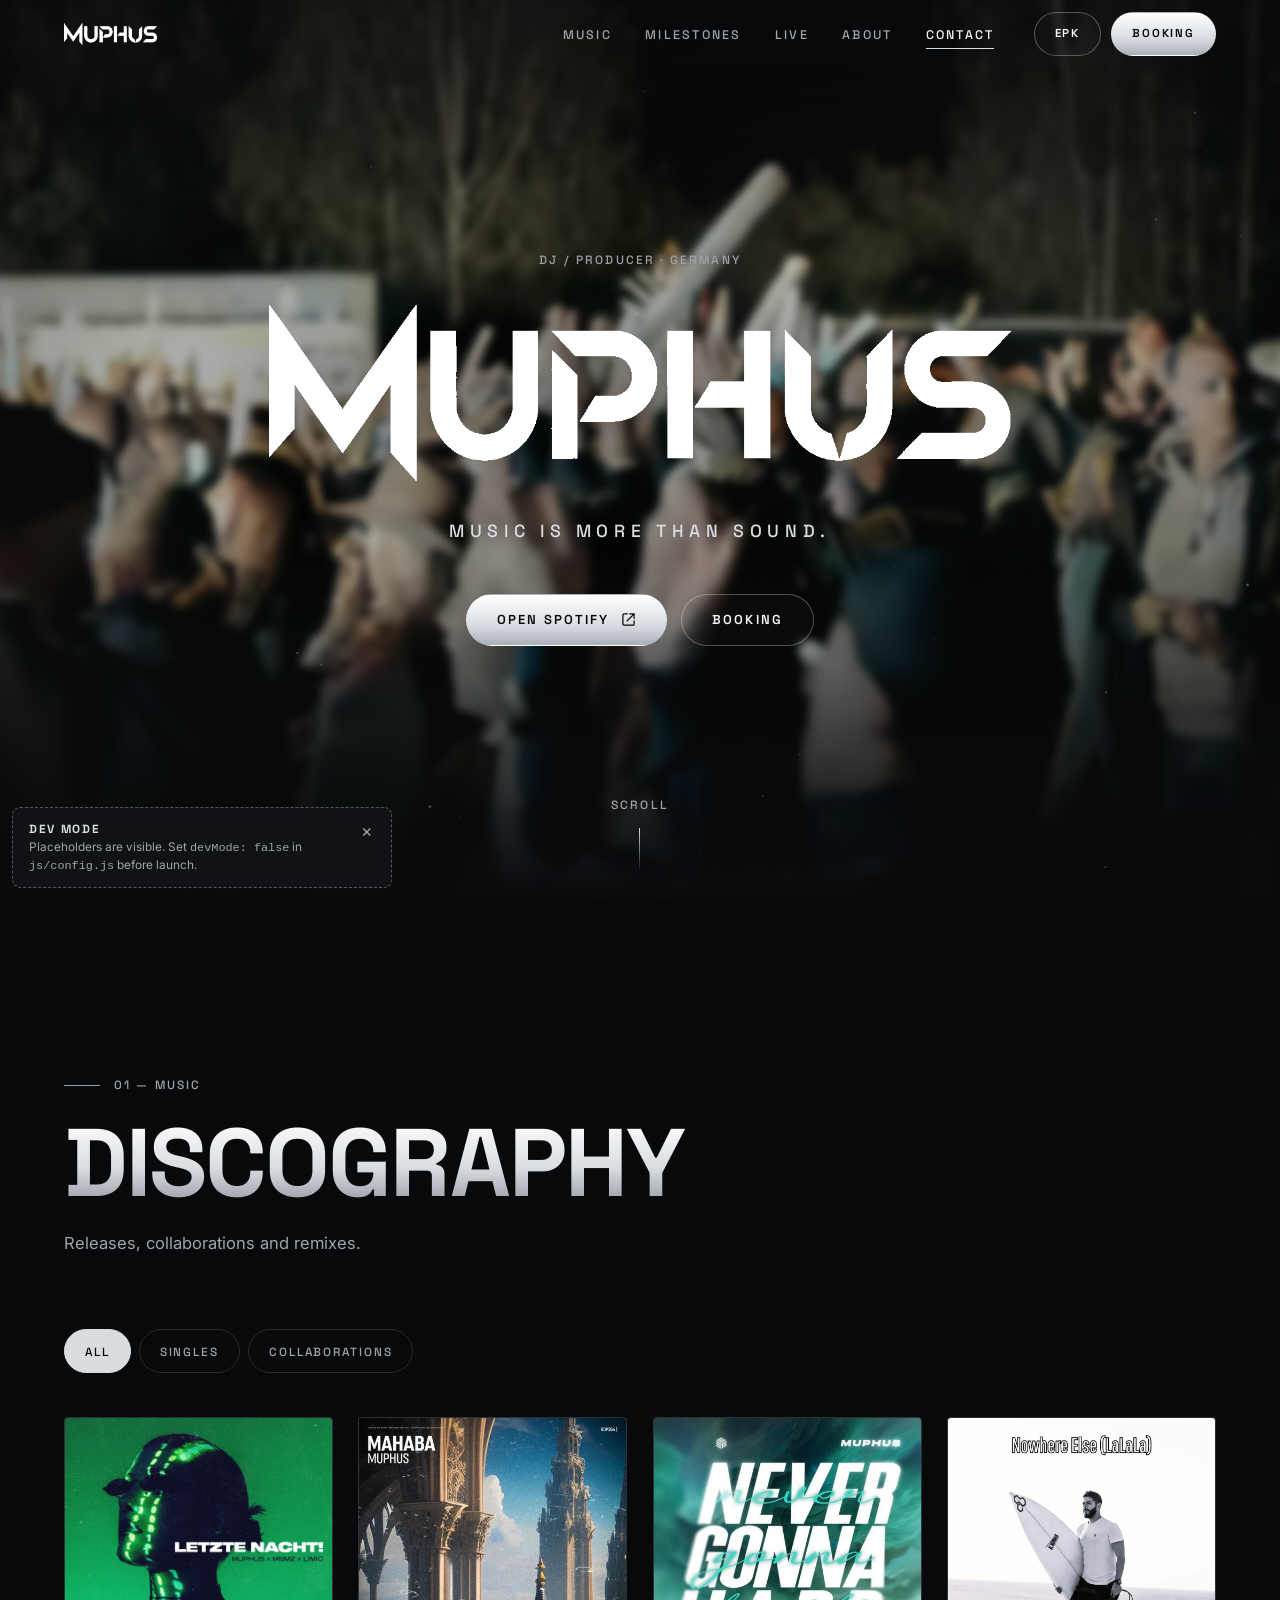
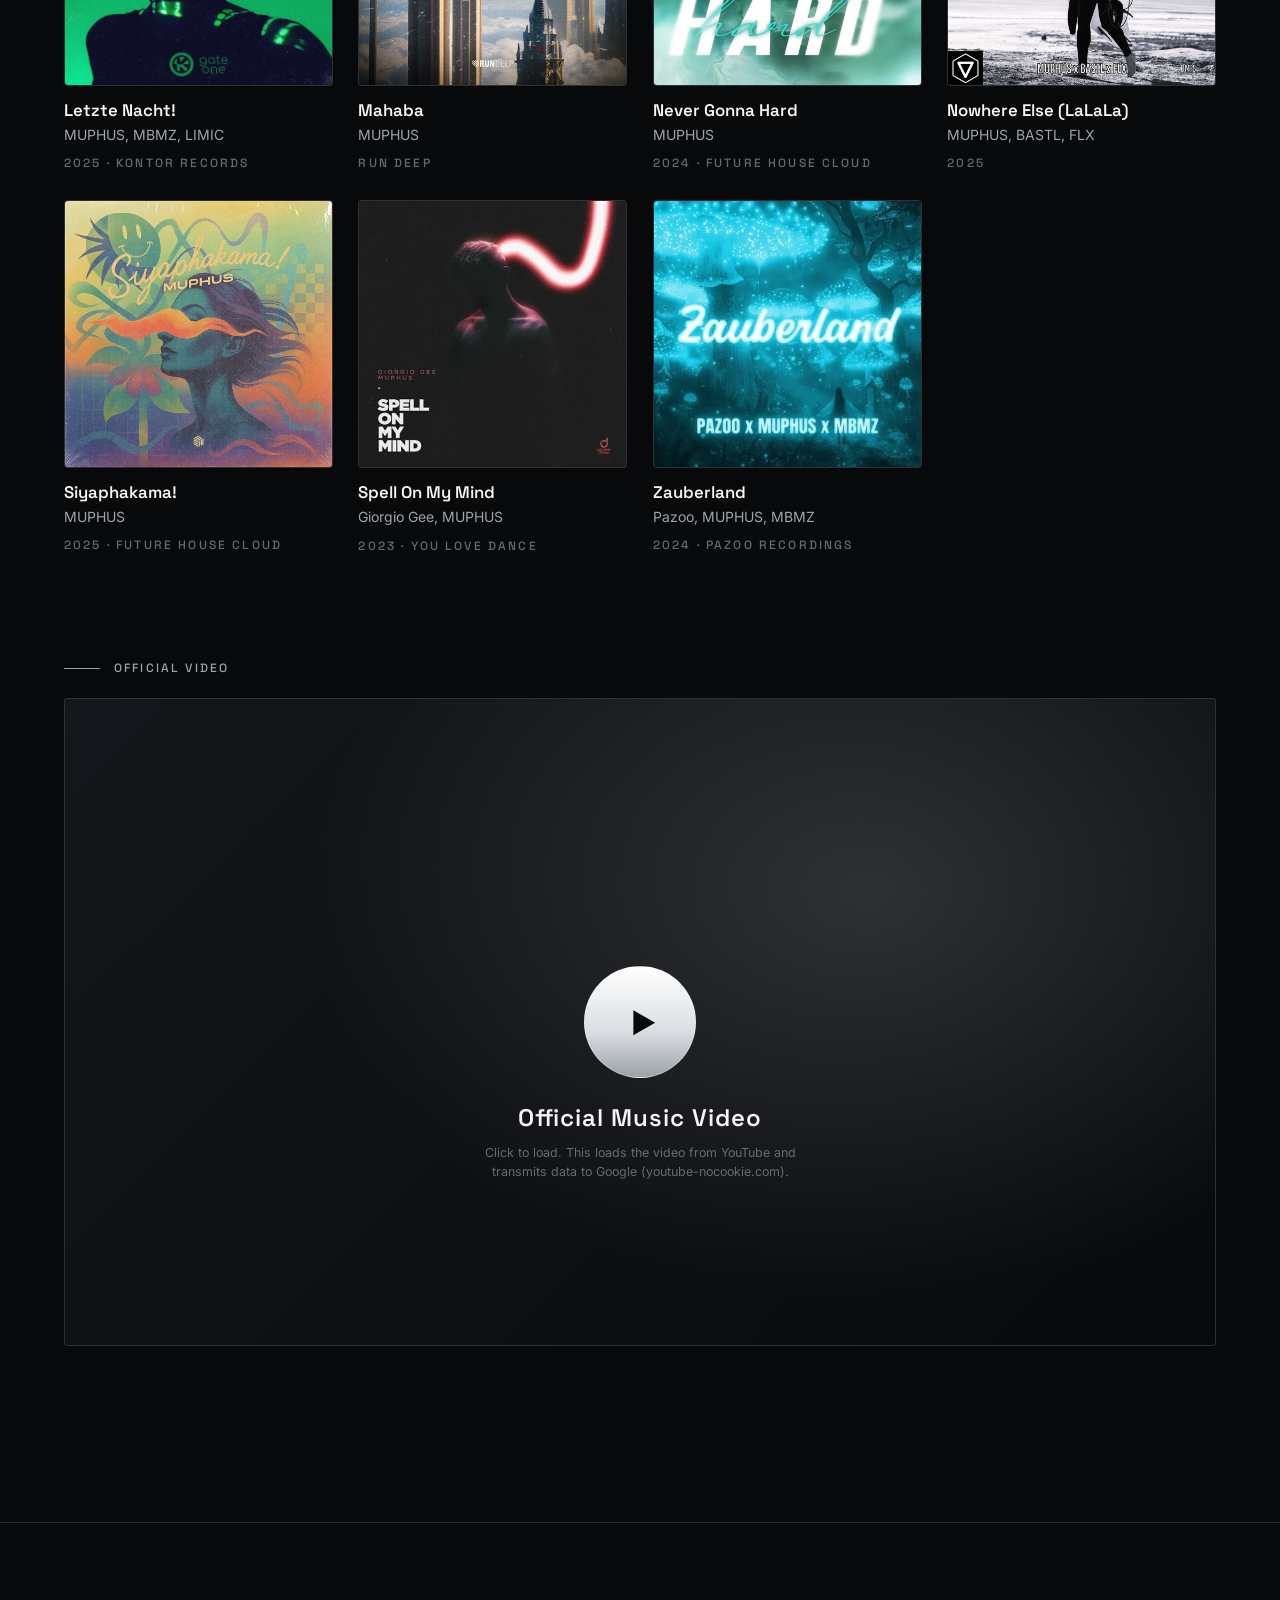
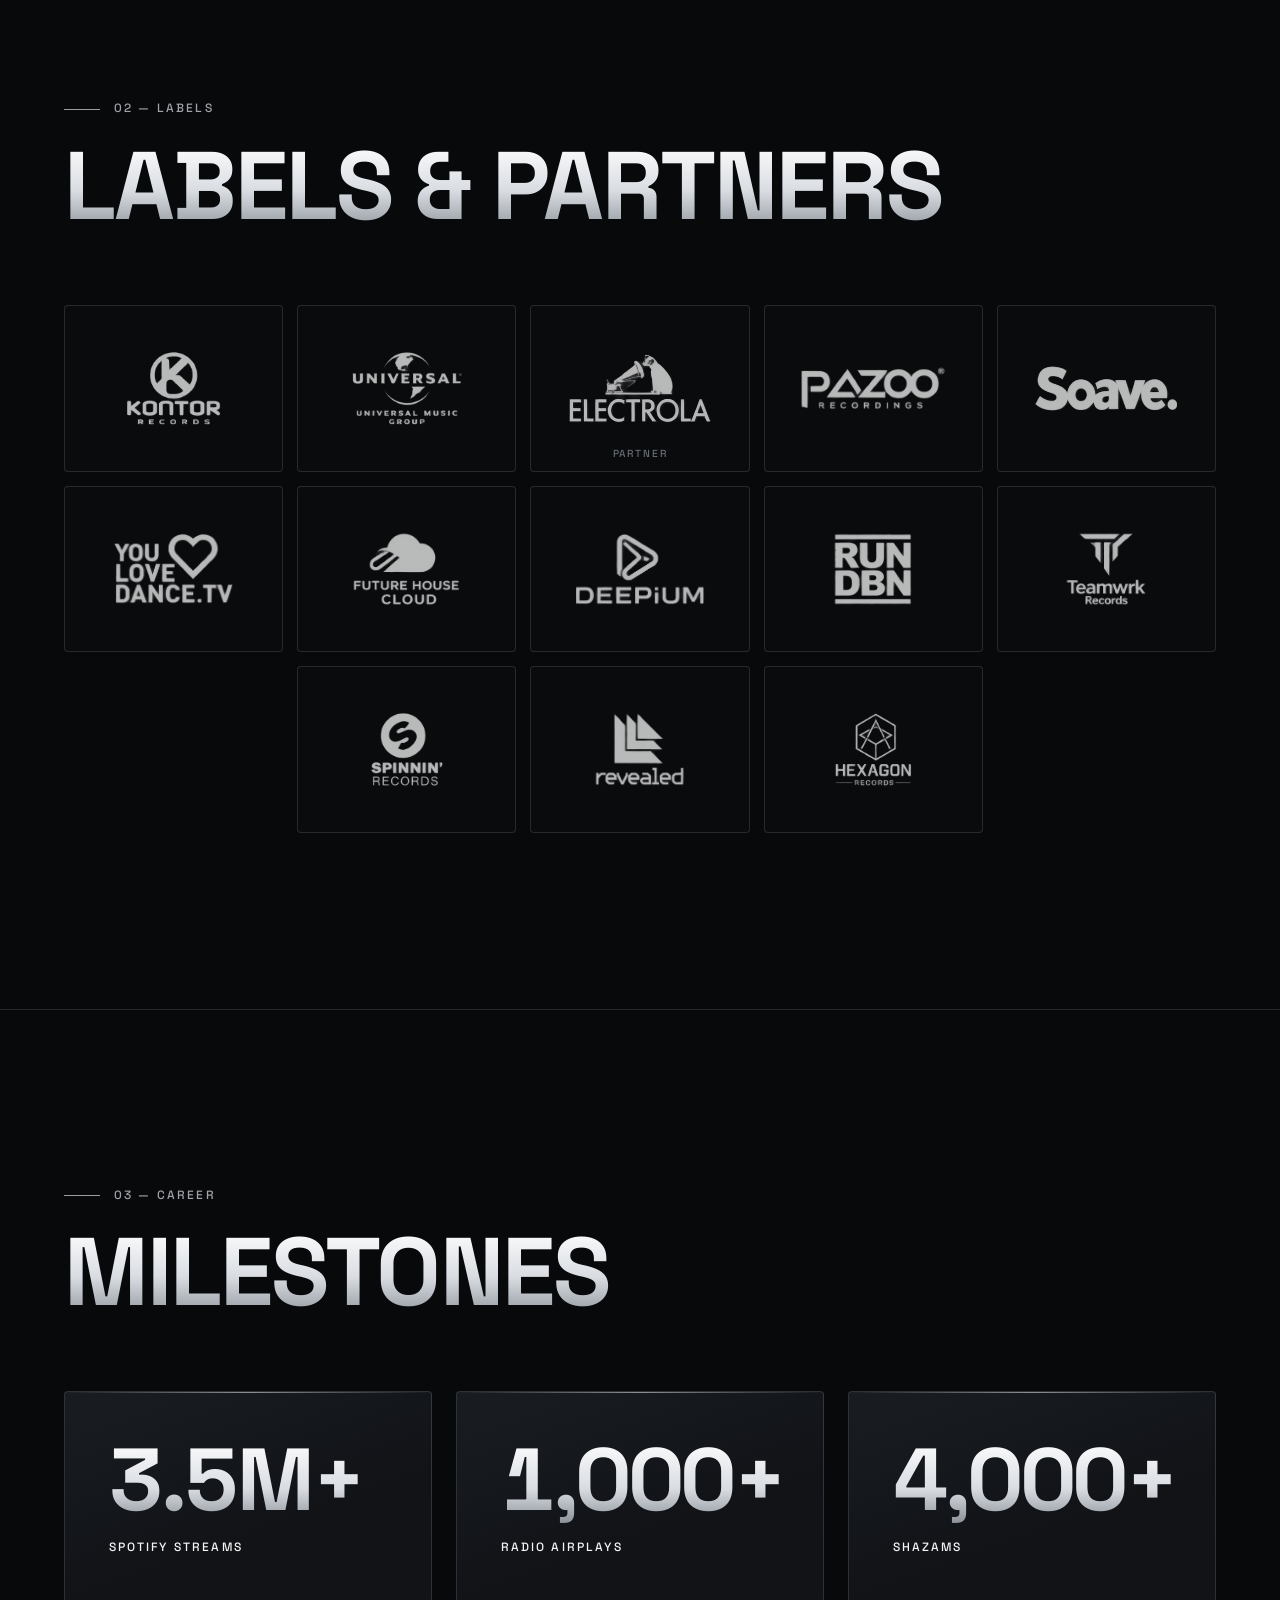
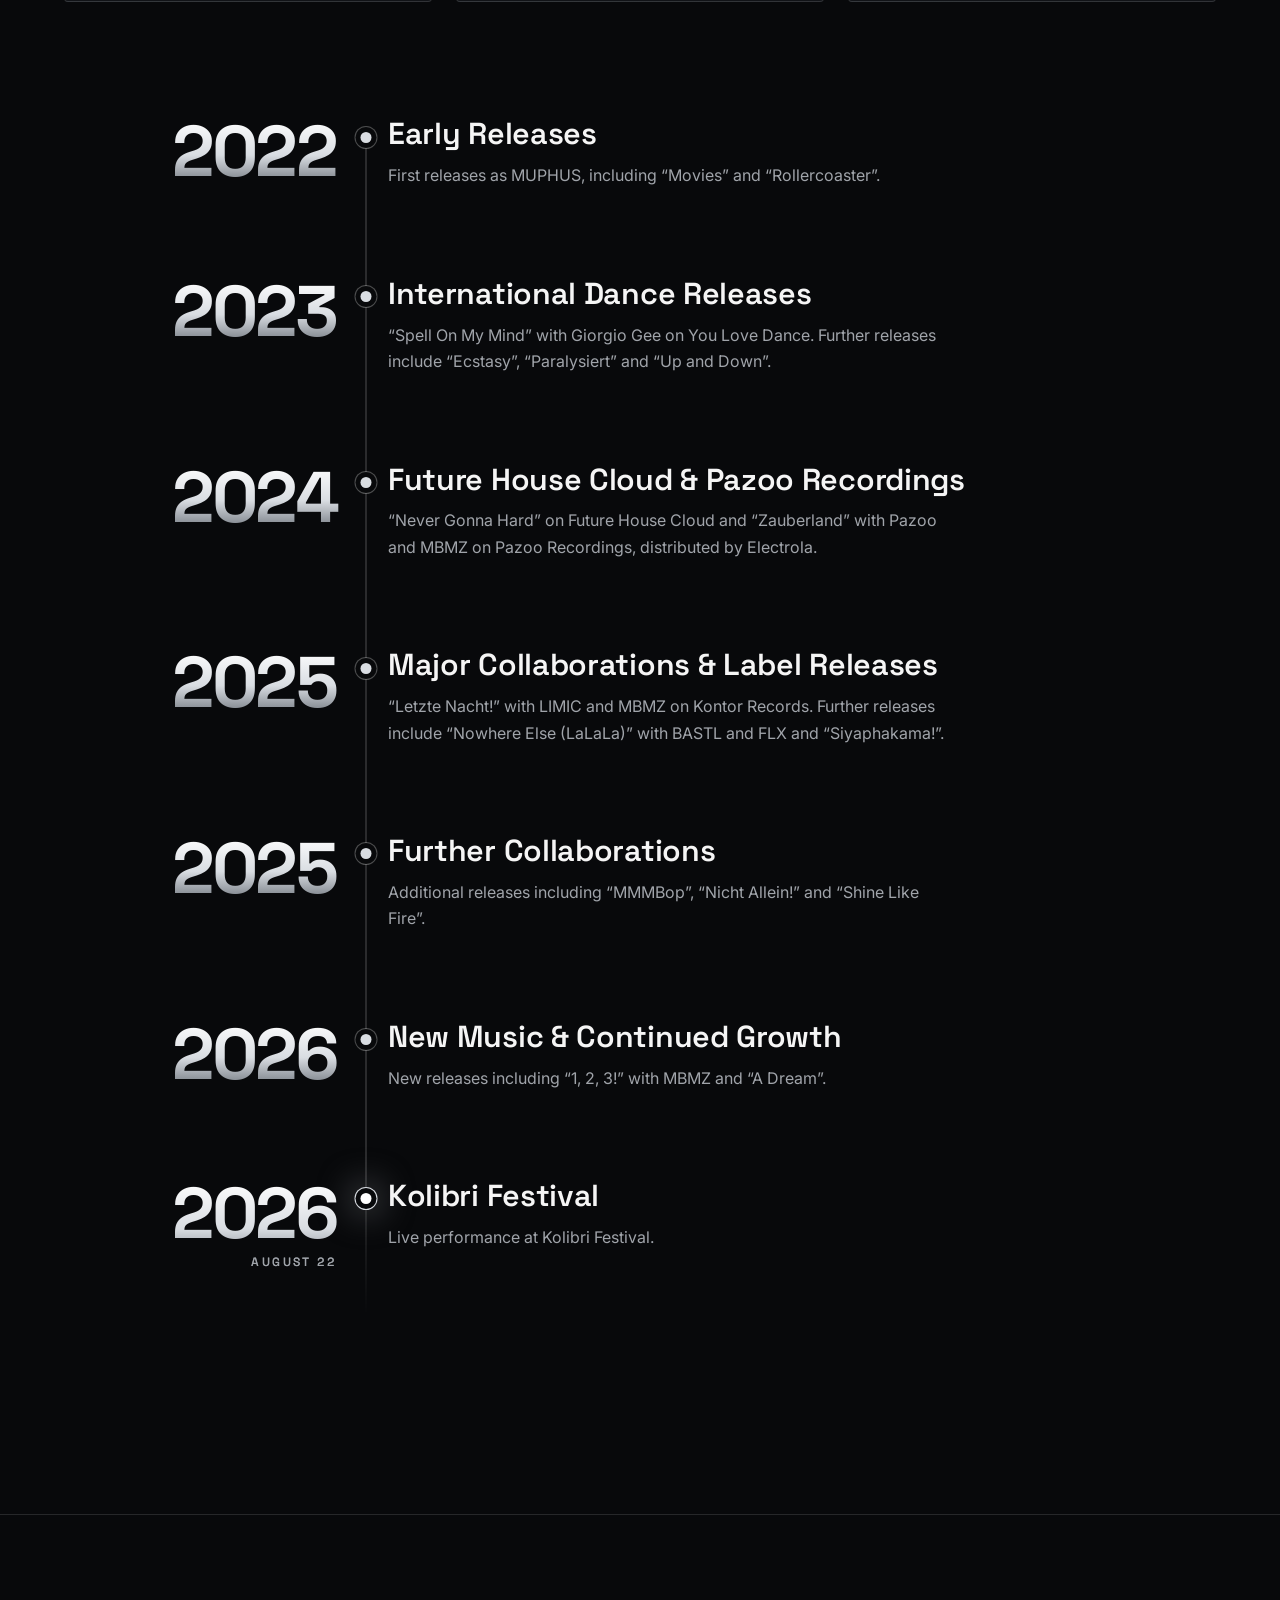
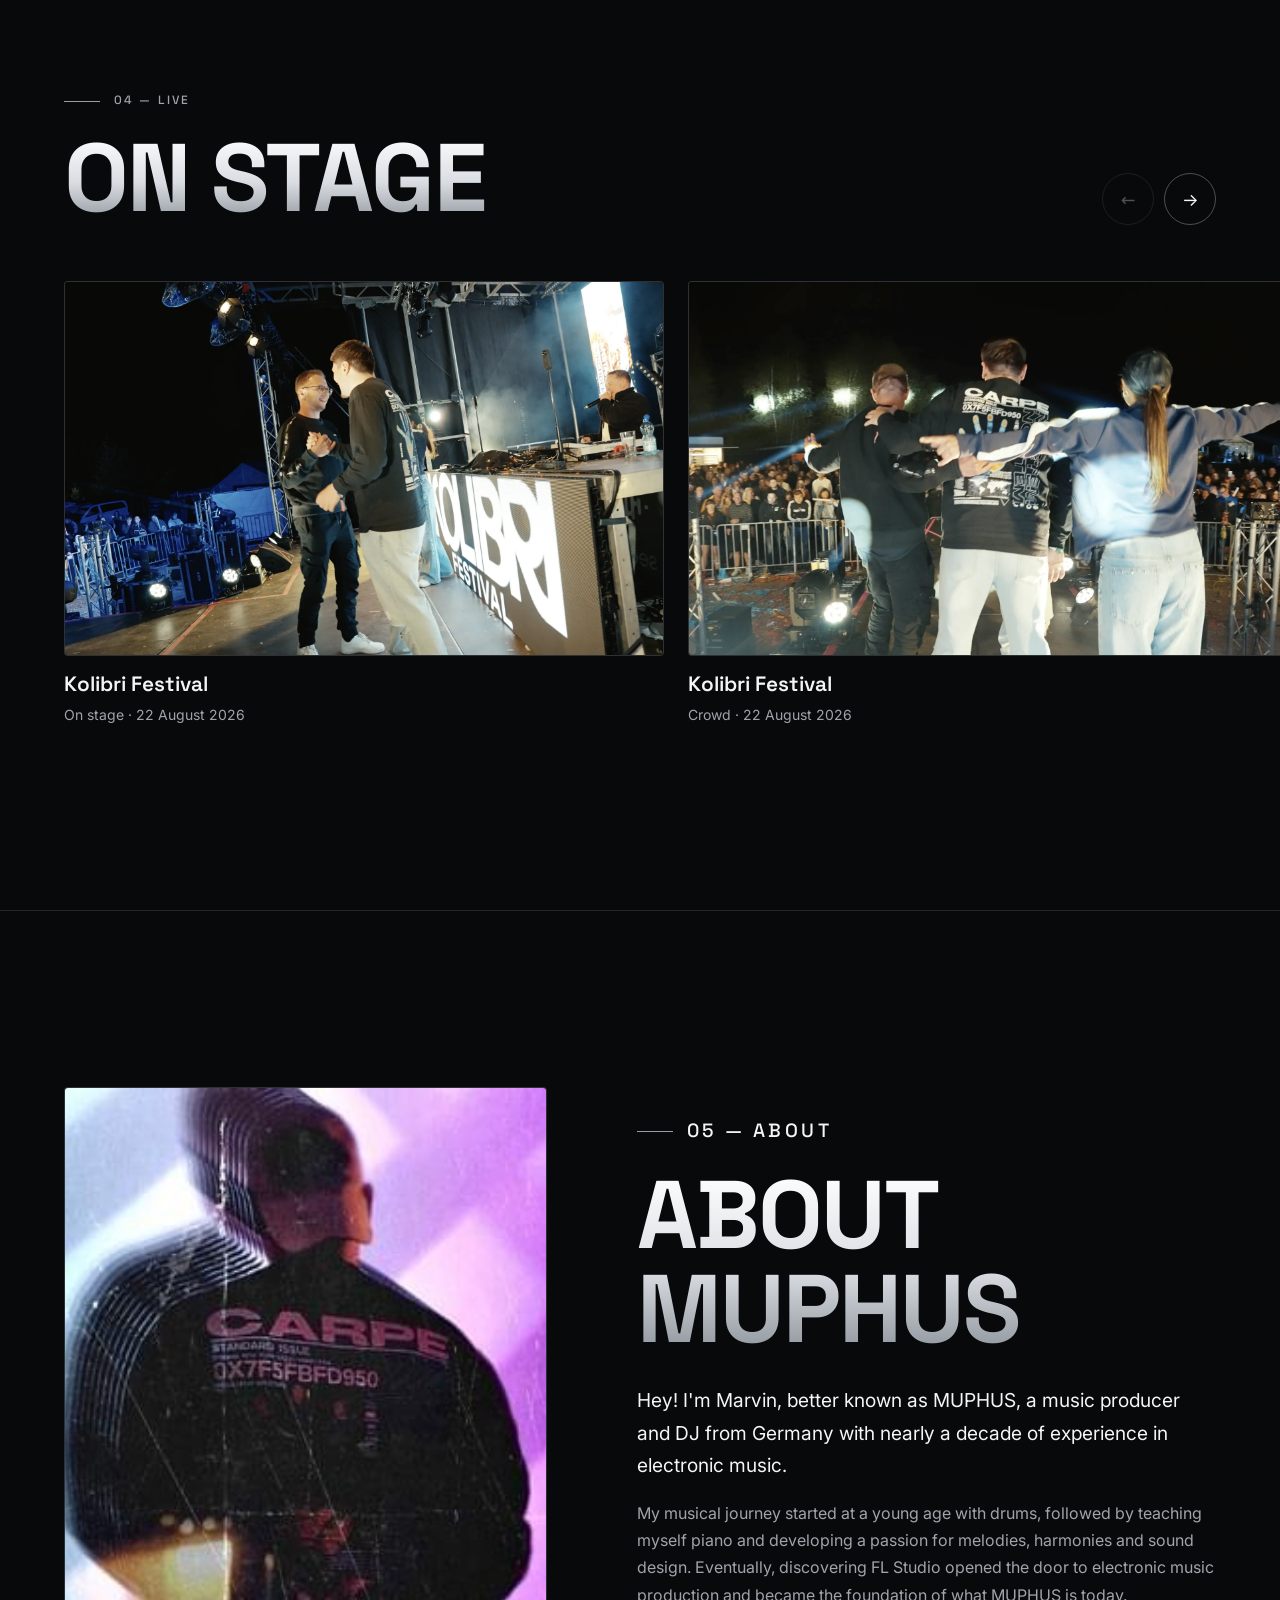
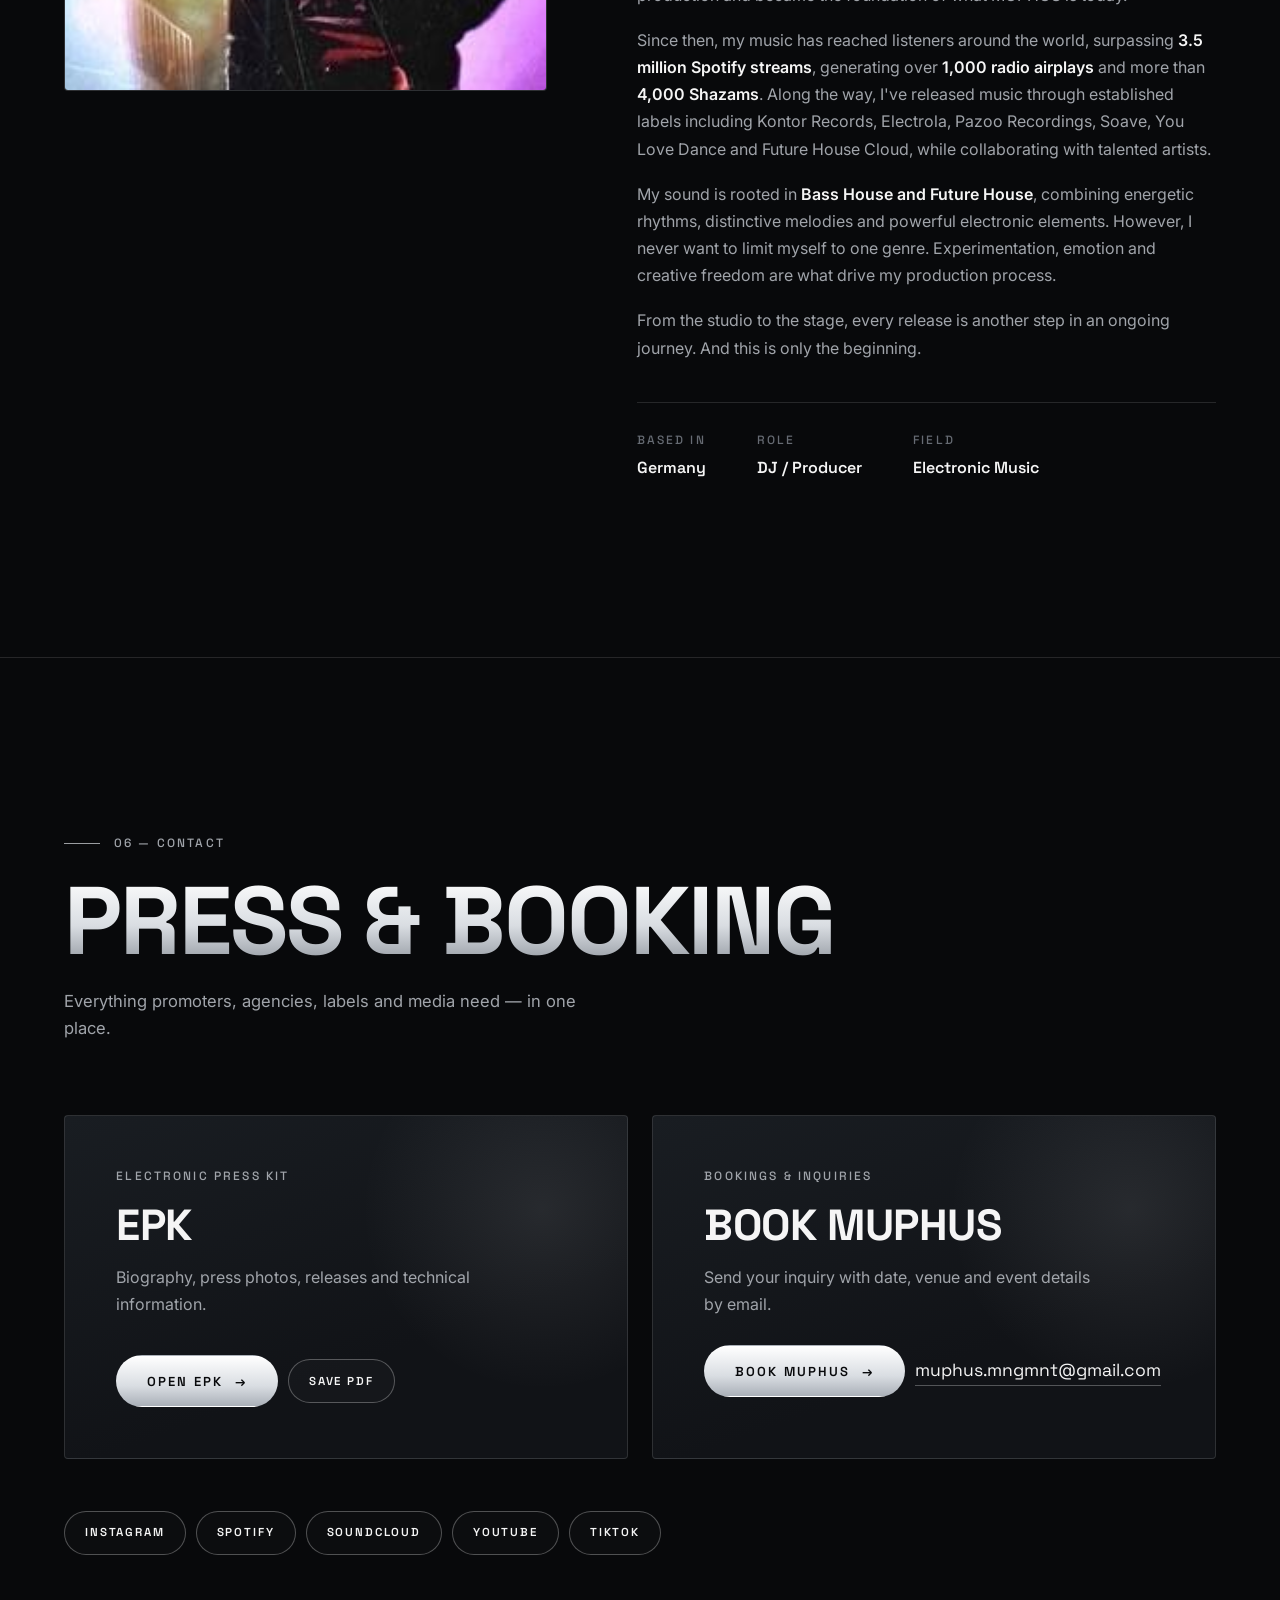
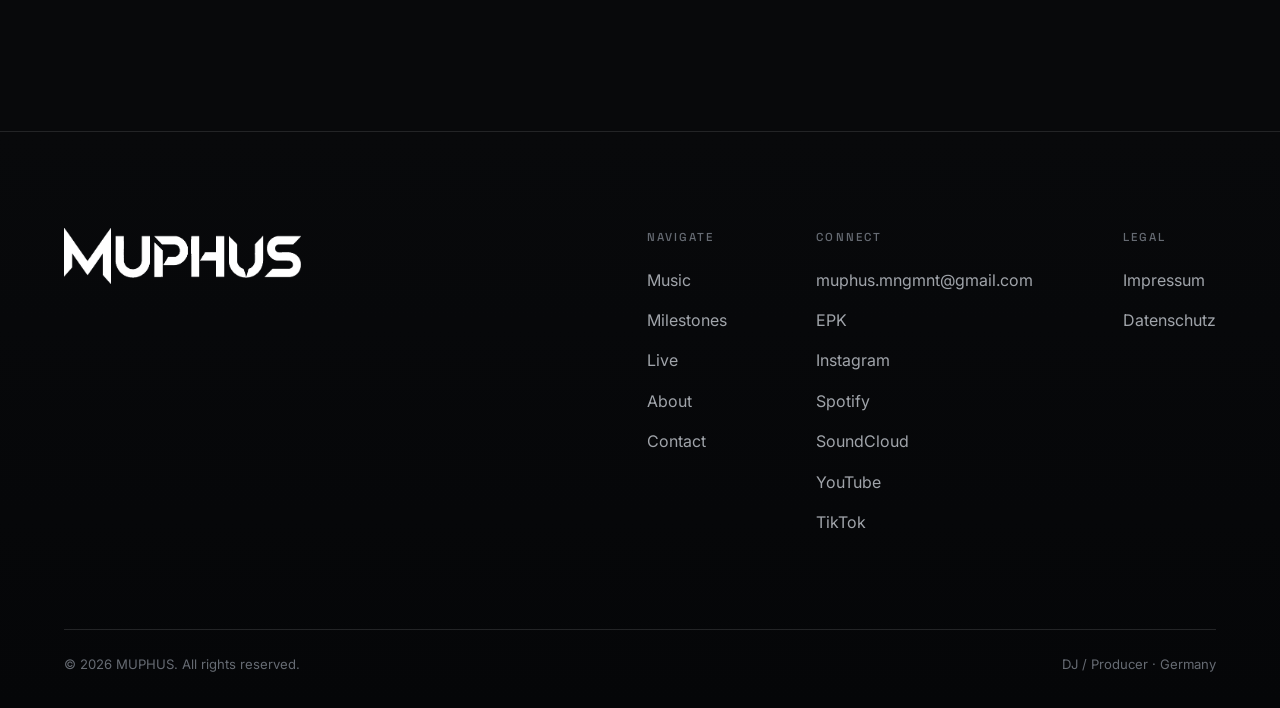
<file: index.html>
<!doctype html>
<html lang="en">
<head>
  <meta charset="utf-8">
  <meta name="viewport" content="width=device-width, initial-scale=1, viewport-fit=cover">
  <title>MUPHUS — DJ &amp; Producer | Official Website</title>
  <meta name="description" content="Official website of MUPHUS, German DJ and electronic music producer. Releases, labels, live performances, EPK and booking.">
  <meta name="theme-color" content="#08090b">
  <link rel="icon" type="image/png" sizes="32x32" href="assets/favicon-32.png">
  <link rel="apple-touch-icon" href="assets/apple-touch-icon.png">

  <!-- Open Graph (Domain vor Launch in og:url / og:image als absolute URL eintragen) -->
  <meta property="og:type" content="website">
  <meta property="og:site_name" content="MUPHUS">
  <meta property="og:title" content="MUPHUS — DJ &amp; Producer">
  <meta property="og:description" content="Official website of MUPHUS, German DJ and electronic music producer.">
  <meta property="og:image" content="assets/og-image.png">
  <meta name="twitter:card" content="summary_large_image">

  <link rel="preload" href="fonts/space-grotesk-var.woff" as="font" type="font/woff" crossorigin>
  <link rel="preload" href="fonts/inter-var.woff" as="font" type="font/woff" crossorigin>
  <link rel="stylesheet" href="css/styles.css">

  <script>document.documentElement.classList.add('js');</script>
  <!-- Three.js lokal gehostet (keine Drittanbieter-Requests) -->
  <script type="importmap">
    { "imports": { "three": "./vendor/three.module.js", "three/addons/": "./vendor/" } }
  </script>
  <script type="application/ld+json">
    { "@context": "https://schema.org", "@type": "MusicGroup", "name": "MUPHUS", "genre": "Electronic music" }
  </script>
</head>
<body>
  <canvas id="particles" aria-hidden="true"></canvas>
  <a class="skip-link" href="#music">Skip to content</a>

  <!-- ====================== HEADER ====================== -->
  <header class="site-header" id="site-header">
    <div class="site-header__inner">
      <a class="brand" href="#top" aria-label="MUPHUS – back to top">
        <img src="assets/muphus_white_trimmed.png" width="1246" height="295" alt="MUPHUS">
      </a>

      <button class="menu-toggle" id="menu-toggle" type="button" aria-expanded="false" aria-controls="nav" aria-label="Open menu">
        <span></span><span></span>
      </button>

      <nav class="nav" id="nav" aria-label="Main navigation">
        <ul class="nav__list">
          <li><a href="#music">Music</a></li>
          <li><a href="#milestones">Milestones</a></li>
          <li><a href="#live">Live</a></li>
          <li><a href="#about">About</a></li>
          <li><a href="#contact">Contact</a></li>
        </ul>
        <div class="nav__cta">
          <a class="btn btn--sm" href="#contact" data-epk-link>EPK</a>
          <a class="btn btn--sm btn--primary" href="#contact" data-book-link>Booking</a>
        </div>
      </nav>
    </div>
  </header>

  <main id="top">
    <!-- ====================== 01 HERO ====================== -->
    <section class="hero" id="hero" aria-labelledby="hero-title">
      <div class="hero__atmos" id="hero-atmos" aria-hidden="true"><div class="hero__beam"></div></div>
      <div id="hero-media-slot" aria-hidden="true"></div>
      <div class="hero__shade" aria-hidden="true"></div>
      <div class="hero__grain" aria-hidden="true"></div>

      <div class="hero__content" id="hero-content">
        <p class="meta hero__descriptor" data-hero style="--d:150" id="hero-descriptor">DJ / PRODUCER · GERMANY</p>
        <h1 class="hero__logo" id="hero-title" data-hero style="--d:300">
          <img src="assets/muphus_white_trimmed.png" width="1246" height="295" alt="MUPHUS" fetchpriority="high">
        </h1>
        <p class="hero__claim" data-hero style="--d:520" id="hero-claim">MUSIC IS MORE THAN SOUND.</p>
        <div class="hero__cta" data-hero style="--d:700">
          <a class="btn btn--primary" id="hero-spotify" href="#music" target="_blank" rel="noopener noreferrer">Open Spotify <svg class="ext" viewBox="0 0 24 24" width="15" height="15" aria-hidden="true" fill="none" stroke="currentColor" stroke-width="2" stroke-linecap="round" stroke-linejoin="round"><path d="M10 14L21 3M14 3h7v7M21 14v5a2 2 0 0 1-2 2H5a2 2 0 0 1-2-2V5a2 2 0 0 1 2-2h5"/></svg></a>
          <a class="btn" href="#contact" data-book-link>Booking</a>
        </div>
      </div>

      <a class="hero__scroll meta" href="#music" aria-label="Scroll to music"><span>Scroll</span><i aria-hidden="true"></i></a>
    </section>

    <!-- ====================== 02 MUSIC ====================== -->
    <section class="section" id="music" aria-labelledby="music-title">
      <div class="container">
        <header class="section__head reveal">
          <p class="eyebrow">01 — Music</p>
          <h2 class="h2" id="music-title">Discography</h2>
          <p class="lead">Releases, collaborations and remixes.</p>
        </header>

        <div class="filters reveal" role="group" aria-label="Filter releases" id="release-filters">
          <button class="chip" type="button" data-filter="all" aria-pressed="true">All</button>
          <button class="chip" type="button" data-filter="single" aria-pressed="false">Singles</button>
          <button class="chip" type="button" data-filter="collaboration" aria-pressed="false">Collaborations</button>
          <button class="chip" type="button" data-filter="remix" aria-pressed="false">Remixes</button>
        </div>

        <ul class="release-grid" id="release-grid" aria-live="polite"></ul>
        <noscript><p class="lead">Please enable JavaScript to browse the discography.</p></noscript>

        <div class="video-block reveal" id="video-block">
          <p class="eyebrow" style="margin-bottom:20px">Official Video</p>
          <div class="video-frame" id="video-frame">
            <button class="video-facade" id="video-facade" type="button" aria-label="Load and play the official music video from YouTube">
              <span>
                <span class="video-facade__play" aria-hidden="true"><svg viewBox="0 0 24 24"><path d="M6 4l14 8-14 8z"/></svg></span>
                <span class="video-facade__text">
                  <strong id="video-title">Official Music Video</strong>
                  <small>Click to load. This loads the video from YouTube and transmits data to Google (youtube-nocookie.com).</small>
                </span>
              </span>
            </button>
          </div>
        </div>
      </div>
    </section>

    <!-- ====================== 03 LABELS ====================== -->
    <section class="section" id="labels" aria-labelledby="labels-title">
      <div class="container">
        <header class="section__head reveal">
          <p class="eyebrow">02 — Labels</p>
          <h2 class="h2" id="labels-title">Labels &amp; Partners</h2>
        </header>
        <ul class="label-grid reveal" id="label-grid"></ul>
      </div>
    </section>

    <!-- ====================== 04 MILESTONES ====================== -->
    <section class="section" id="milestones" aria-labelledby="milestones-title">
      <div class="container">
        <header class="section__head reveal">
          <p class="eyebrow">03 — Career</p>
          <h2 class="h2" id="milestones-title">Milestones</h2>
        </header>
        <div class="stats" id="stats"></div>
        <ol class="timeline" id="timeline"></ol>
      </div>
    </section>

    <!-- ====================== 05 LIVE ====================== -->
    <section class="section" id="live" aria-labelledby="live-title">
      <div class="container live-bar">
        <header class="reveal">
          <p class="eyebrow">04 — Live</p>
          <h2 class="h2" id="live-title">On Stage</h2>
        </header>
        <div class="arrows" id="live-arrows">
          <button class="arrow-btn" type="button" id="live-prev" aria-label="Previous performances">←</button>
          <button class="arrow-btn" type="button" id="live-next" aria-label="Next performances">→</button>
        </div>
      </div>
      <div class="live-scroller" id="live-scroller" tabindex="0" role="region" aria-label="Performances"></div>
    </section>

    <!-- ====================== 06 ABOUT ====================== -->
    <section class="section" id="about" aria-labelledby="about-title">
      <div class="container about">
        <div class="about__portrait reveal" id="about-portrait"></div>
        <div class="about__text reveal" style="--d:150">
          <p class="eyebrow">05 — About</p>
          <h2 class="h2" id="about-title">About MUPHUS</h2>
          <div id="about-copy"></div>
          <dl class="facts" id="about-facts"></dl>
        </div>
      </div>
    </section>

    <!-- ====================== 07 EPK & BOOKING ====================== -->
    <section class="section" id="contact" aria-labelledby="contact-title">
      <div class="container">
        <header class="section__head reveal">
          <p class="eyebrow">06 — Contact</p>
          <h2 class="h2" id="contact-title">Press &amp; Booking</h2>
          <p class="lead">Everything promoters, agencies, labels and media need — in one place.</p>
        </header>

        <div class="contact-grid">
          <article class="panel reveal">
            <p class="meta">Electronic Press Kit</p>
            <h3>EPK</h3>
            <p>Biography, press photos, releases and technical information.</p>
            <div class="btns">
              <a class="btn btn--primary" id="epk-btn" href="#contact" data-requires="epk">Open EPK <span class="arrow" aria-hidden="true">→</span></a>
              <a class="btn btn--sm" id="epk-dl" href="#" download="MUPHUS-EPK.pdf" hidden>Save PDF</a>
              <span class="hint" id="epk-hint"></span>
            </div>
          </article>

          <article class="panel reveal" style="--d:120">
            <p class="meta">Bookings &amp; Inquiries</p>
            <h3>Book MUPHUS</h3>
            <p>Send your inquiry with date, venue and event details by email.</p>
            <div class="btns">
              <a class="btn btn--primary" id="book-btn" href="#contact" data-requires="booking">Book MUPHUS <span class="arrow" aria-hidden="true">→</span></a>
              <a class="mail" id="book-mail" hidden></a>
              <span class="hint" id="book-hint"></span>
            </div>
          </article>
        </div>

        <div class="socials reveal" id="socials" aria-label="Social links"></div>
      </div>
    </section>
  </main>

  <!-- ====================== FOOTER ====================== -->
  <footer class="site-footer">
    <div class="container">
      <div class="footer__top">
        <a class="footer__logo" href="#top" aria-label="MUPHUS – back to top">
          <img src="assets/muphus_white_trimmed.png" width="1246" height="295" alt="MUPHUS" loading="lazy">
        </a>
        <div class="footer__cols">
          <div class="footer__col">
            <h2>Navigate</h2>
            <ul>
              <li><a href="#music">Music</a></li>
              <li><a href="#milestones">Milestones</a></li>
              <li><a href="#live">Live</a></li>
              <li><a href="#about">About</a></li>
              <li><a href="#contact">Contact</a></li>
            </ul>
          </div>
          <div class="footer__col">
            <h2>Connect</h2>
            <ul id="footer-links"></ul>
          </div>
          <div class="footer__col">
            <h2>Legal</h2>
            <ul>
              <li><a href="impressum.html">Impressum</a></li>
              <li><a href="datenschutz.html">Datenschutz</a></li>
            </ul>
          </div>
        </div>
      </div>
      <div class="footer__bottom">
        <span>© <time id="year">2026</time> MUPHUS. All rights reserved.</span>
        <span>DJ / Producer · Germany</span>
      </div>
    </div>
  </footer>

  <!-- ====================== RELEASE DIALOG ====================== -->
  <dialog class="dialog" id="release-dialog" aria-labelledby="dialog-title">
    <button class="dialog__close" type="button" id="dialog-close" aria-label="Close">×</button>
    <div class="dialog__body">
      <div class="dialog__art" id="dialog-art"></div>
      <div class="dialog__info">
        <p class="meta" id="dialog-kind"></p>
        <h3 class="dialog__title" id="dialog-title"></h3>
        <p class="release-card__artists" id="dialog-artists"></p>
        <dl class="dialog__credits" id="dialog-credits"></dl>
        <div class="dialog__links" id="dialog-links"></div>
      </div>
    </div>
  </dialog>

  <script type="module" src="js/main.js"></script>
</body>
</html>
</file>
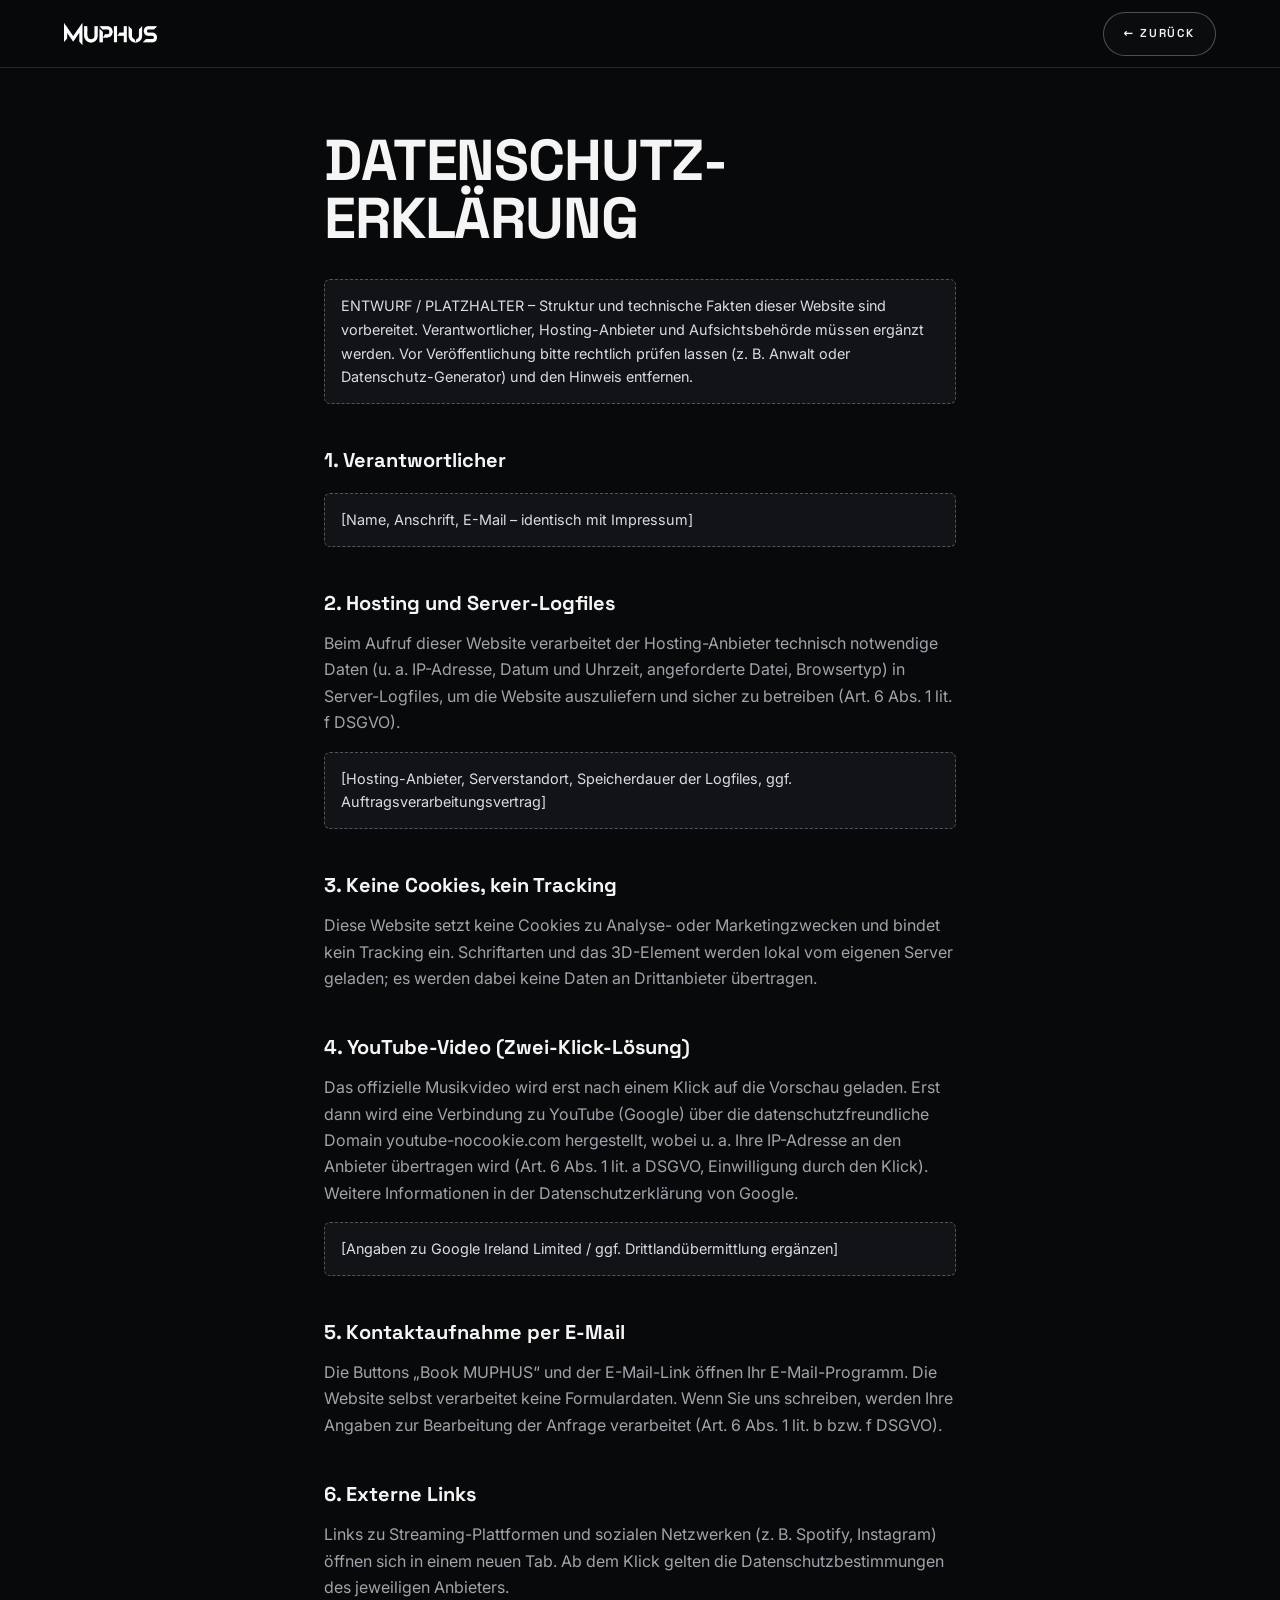
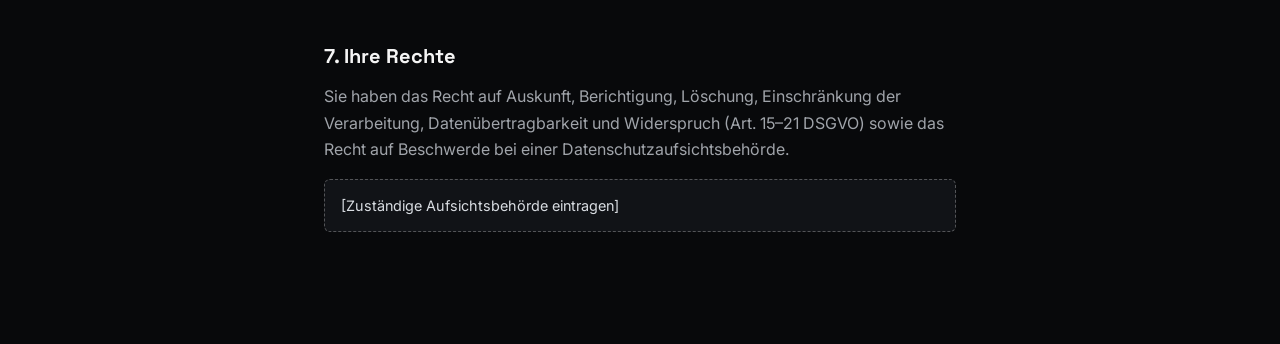
<file: datenschutz.html>
<!doctype html>
<html lang="de">
<head>
  <meta charset="utf-8">
  <meta name="viewport" content="width=device-width, initial-scale=1">
  <title>Datenschutzerklärung — MUPHUS</title>
  <meta name="robots" content="noindex">
  <link rel="icon" type="image/png" sizes="32x32" href="assets/favicon-32.png">
  <link rel="stylesheet" href="css/styles.css">
</head>
<body>
  <header class="site-header is-scrolled">
    <div class="site-header__inner">
      <a class="brand" href="index.html" aria-label="MUPHUS – zur Startseite"><img src="assets/muphus_white_trimmed.png" width="1246" height="295" alt="MUPHUS"></a>
      <a class="btn btn--sm" href="index.html">← Zurück</a>
    </div>
  </header>
  <main class="doc">
    <h1>Datenschutz&shy;erklärung</h1>

    <span class="todo">ENTWURF / PLATZHALTER – Struktur und technische Fakten dieser Website sind vorbereitet. Verantwortlicher, Hosting-Anbieter und Aufsichtsbehörde müssen ergänzt werden. Vor Veröffentlichung bitte rechtlich prüfen lassen (z. B. Anwalt oder Datenschutz-Generator) und den Hinweis entfernen.</span>

    <h2>1. Verantwortlicher</h2>
    <p><span class="todo">[Name, Anschrift, E-Mail – identisch mit Impressum]</span></p>

    <h2>2. Hosting und Server-Logfiles</h2>
    <p>Beim Aufruf dieser Website verarbeitet der Hosting-Anbieter technisch notwendige Daten (u. a. IP-Adresse, Datum und Uhrzeit, angeforderte Datei, Browsertyp) in Server-Logfiles, um die Website auszuliefern und sicher zu betreiben (Art. 6 Abs. 1 lit. f DSGVO).</p>
    <p><span class="todo">[Hosting-Anbieter, Serverstandort, Speicherdauer der Logfiles, ggf. Auftragsverarbeitungsvertrag]</span></p>

    <h2>3. Keine Cookies, kein Tracking</h2>
    <p>Diese Website setzt keine Cookies zu Analyse- oder Marketingzwecken und bindet kein Tracking ein. Schriftarten und das 3D-Element werden lokal vom eigenen Server geladen; es werden dabei keine Daten an Drittanbieter übertragen.</p>

    <h2>4. YouTube-Video (Zwei-Klick-Lösung)</h2>
    <p>Das offizielle Musikvideo wird erst nach einem Klick auf die Vorschau geladen. Erst dann wird eine Verbindung zu YouTube (Google) über die datenschutzfreundliche Domain youtube-nocookie.com hergestellt, wobei u. a. Ihre IP-Adresse an den Anbieter übertragen wird (Art. 6 Abs. 1 lit. a DSGVO, Einwilligung durch den Klick). Weitere Informationen in der Datenschutzerklärung von Google.</p>
    <p><span class="todo">[Angaben zu Google Ireland Limited / ggf. Drittlandübermittlung ergänzen]</span></p>

    <h2>5. Kontaktaufnahme per E-Mail</h2>
    <p>Die Buttons „Book MUPHUS“ und der E-Mail-Link öffnen Ihr E-Mail-Programm. Die Website selbst verarbeitet keine Formulardaten. Wenn Sie uns schreiben, werden Ihre Angaben zur Bearbeitung der Anfrage verarbeitet (Art. 6 Abs. 1 lit. b bzw. f DSGVO).</p>

    <h2>6. Externe Links</h2>
    <p>Links zu Streaming-Plattformen und sozialen Netzwerken (z. B. Spotify, Instagram) öffnen sich in einem neuen Tab. Ab dem Klick gelten die Datenschutzbestimmungen des jeweiligen Anbieters.</p>

    <h2>7. Ihre Rechte</h2>
    <p>Sie haben das Recht auf Auskunft, Berichtigung, Löschung, Einschränkung der Verarbeitung, Datenübertragbarkeit und Widerspruch (Art. 15–21 DSGVO) sowie das Recht auf Beschwerde bei einer Datenschutzaufsichtsbehörde.</p>
    <p><span class="todo">[Zuständige Aufsichtsbehörde eintragen]</span></p>
  </main>
</body>
</html>
</file>
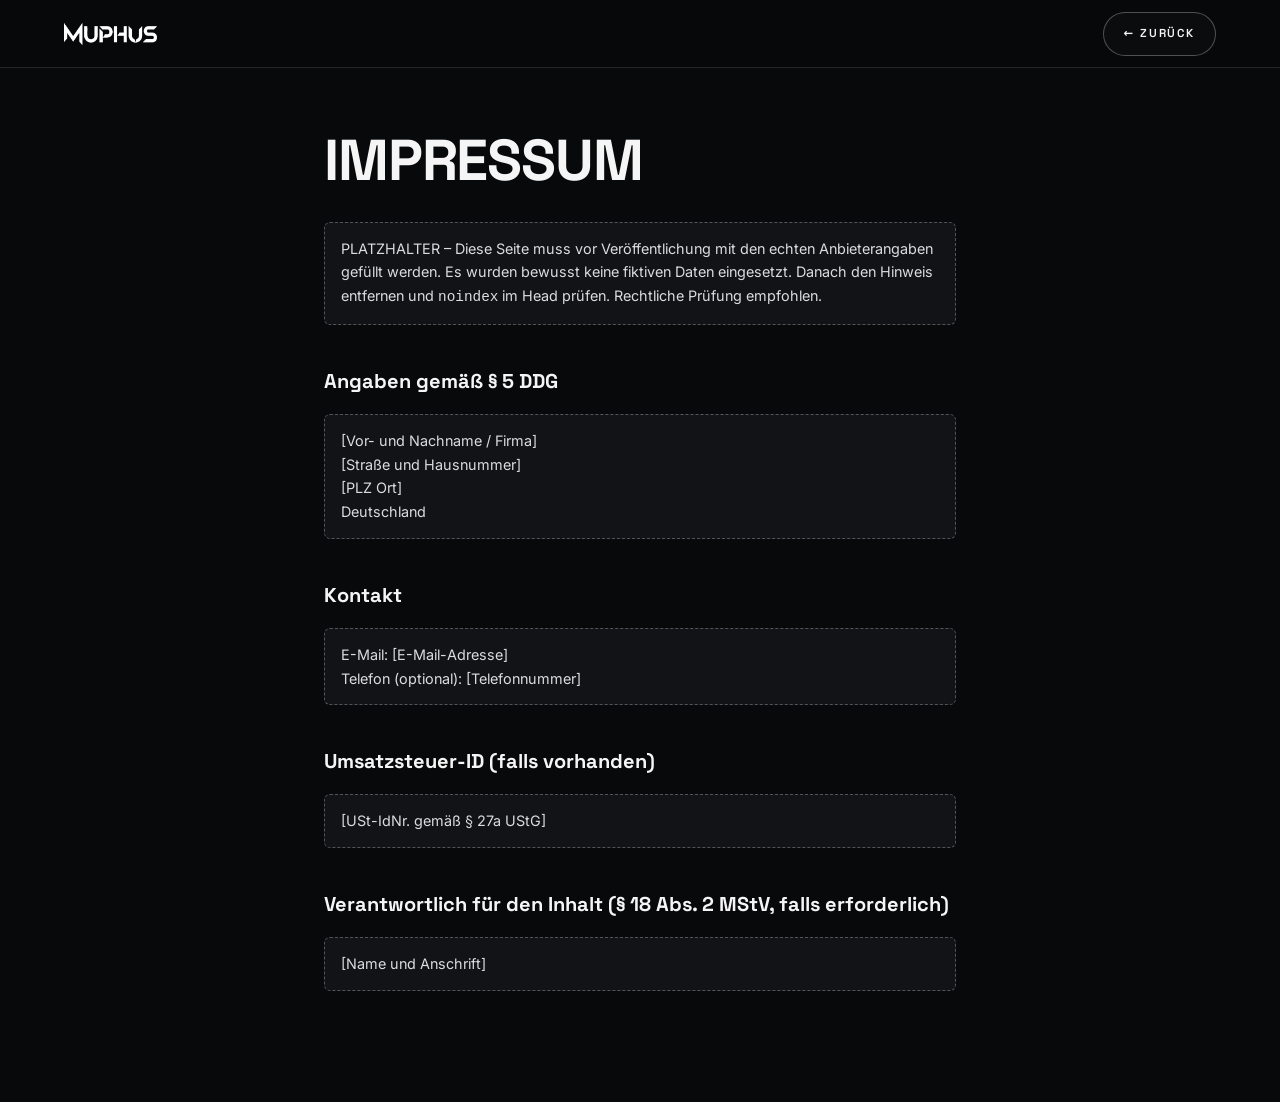
<file: impressum.html>
<!doctype html>
<html lang="de">
<head>
  <meta charset="utf-8">
  <meta name="viewport" content="width=device-width, initial-scale=1">
  <title>Impressum — MUPHUS</title>
  <meta name="robots" content="noindex">
  <link rel="icon" type="image/png" sizes="32x32" href="assets/favicon-32.png">
  <link rel="stylesheet" href="css/styles.css">
</head>
<body>
  <header class="site-header is-scrolled">
    <div class="site-header__inner">
      <a class="brand" href="index.html" aria-label="MUPHUS – zur Startseite"><img src="assets/muphus_white_trimmed.png" width="1246" height="295" alt="MUPHUS"></a>
      <a class="btn btn--sm" href="index.html">← Zurück</a>
    </div>
  </header>
  <main class="doc">
    <h1>Impressum</h1>

    <span class="todo">PLATZHALTER – Diese Seite muss vor Veröffentlichung mit den echten Anbieterangaben gefüllt werden. Es wurden bewusst keine fiktiven Daten eingesetzt. Danach den Hinweis entfernen und <code>noindex</code> im Head prüfen. Rechtliche Prüfung empfohlen.</span>

    <h2>Angaben gemäß § 5 DDG</h2>
    <p><span class="todo">[Vor- und Nachname / Firma]<br>[Straße und Hausnummer]<br>[PLZ Ort]<br>Deutschland</span></p>

    <h2>Kontakt</h2>
    <p><span class="todo">E-Mail: [E-Mail-Adresse]<br>Telefon (optional): [Telefonnummer]</span></p>

    <h2>Umsatzsteuer-ID (falls vorhanden)</h2>
    <p><span class="todo">[USt-IdNr. gemäß § 27a UStG]</span></p>

    <h2>Verantwortlich für den Inhalt (§ 18 Abs. 2 MStV, falls erforderlich)</h2>
    <p><span class="todo">[Name und Anschrift]</span></p>
  </main>
</body>
</html>
</file>
<file: css/styles.css>
/* ==========================================================================
   MUPHUS — Dark Futuristic Luxury · Chrome Identity
   ========================================================================== */

@font-face {
  font-family: "Space Grotesk";
  src: url("../fonts/space-grotesk-var.woff") format("woff");
  font-weight: 300 700;
  font-style: normal;
  font-display: swap;
}
@font-face {
  font-family: "Inter";
  src: url("../fonts/inter-var.woff") format("woff");
  font-weight: 100 900;
  font-style: normal;
  font-display: swap;
}

:root {
  /* Farben (Briefing) */
  --bg: #08090b;
  --surface: #111317;
  --surface-2: #191d22;
  --text: #f5f5f5;
  --text-2: #a0a4aa;
  --muted: #666b73;
  --border: rgba(255, 255, 255, 0.12);
  --border-strong: rgba(255, 255, 255, 0.28);
  --chrome: #d9dde2;

  /* Typografie */
  --font-head: "Space Grotesk", "Sora", system-ui, sans-serif;
  --font-body: "Inter", "Manrope", system-ui, -apple-system, "Segoe UI", sans-serif;

  /* Layout */
  --gutter: clamp(20px, 5vw, 64px);
  --maxw: 1320px;
  --header-h: 68px;
  --section-y: clamp(88px, 14vw, 176px);
  --radius: 4px;

  --ease: cubic-bezier(0.22, 1, 0.36, 1);
}

*,
*::before,
*::after { box-sizing: border-box; }

html {
  -webkit-text-size-adjust: 100%;
  background: var(--bg);
  color-scheme: dark;
}
@media (prefers-reduced-motion: no-preference) {
  html { scroll-behavior: smooth; }
}

body {
  margin: 0;
  background: var(--bg);
  color: var(--text);
  font-family: var(--font-body);
  font-size: 1rem;
  line-height: 1.65;
  -webkit-font-smoothing: antialiased;
  text-rendering: optimizeLegibility;
  overflow-x: clip;
}

img, video, canvas, svg { display: block; max-width: 100%; }
a { color: inherit; text-decoration: none; }
button { font: inherit; color: inherit; background: none; border: 0; cursor: pointer; padding: 0; }
h1, h2, h3, h4, p, ul, ol, figure, dl, dd { margin: 0; }
ul, ol { padding: 0; list-style: none; }
::selection { background: var(--chrome); color: #000; }

:focus-visible {
  outline: 2px solid var(--chrome);
  outline-offset: 3px;
  border-radius: 2px;
}

.sr-only {
  position: absolute; width: 1px; height: 1px; margin: -1px; padding: 0;
  overflow: hidden; clip: rect(0 0 0 0); white-space: nowrap; border: 0;
}
.skip-link {
  position: fixed; left: 12px; top: -64px; z-index: 200;
  background: var(--chrome); color: #000; padding: 12px 18px; font-weight: 600;
  transition: top 0.2s;
}
.skip-link:focus { top: 12px; }

.container { width: 100%; max-width: var(--maxw); margin-inline: auto; padding-inline: var(--gutter); }

/* Metadaten-Typo */
.eyebrow, .meta {
  font-family: var(--font-head);
  font-size: 0.75rem;
  font-weight: 500;
  letter-spacing: 0.18em;
  text-transform: uppercase;
  color: var(--text-2);
}
.eyebrow { display: flex; align-items: center; gap: 14px; }
.eyebrow::before { content: ""; width: 36px; height: 1px; background: var(--chrome); opacity: 0.7; }

.h2 {
  font-family: var(--font-head);
  font-weight: 700;
  font-size: clamp(2.5rem, 8vw, 6rem);
  line-height: 0.98;
  letter-spacing: -0.02em;
  text-transform: uppercase;
  margin-top: 20px;
  background: linear-gradient(180deg, #fff 0%, var(--chrome) 55%, #8d939b 100%);
  -webkit-background-clip: text; background-clip: text; color: transparent;
}
.lead { color: var(--text-2); max-width: 56ch; margin-top: 20px; font-size: clamp(1rem, 1.3vw, 1.125rem); }

.section { padding-block: var(--section-y); position: relative; }
.section + .section { border-top: 1px solid var(--border); }
.section__head { margin-bottom: clamp(40px, 6vw, 72px); }
section[id] { scroll-margin-top: calc(var(--header-h) - 1px); }

/* ---------- Buttons ---------- */
.btn {
  --h: 52px;
  display: inline-flex; align-items: center; justify-content: center; gap: 12px;
  min-height: 48px; height: var(--h); padding: 0 30px;
  font-family: var(--font-head); font-weight: 600; font-size: 0.8125rem;
  letter-spacing: 0.16em; text-transform: uppercase; white-space: nowrap;
  border: 1px solid var(--border-strong); border-radius: 999px;
  color: var(--text); background: rgba(255, 255, 255, 0.02);
  transition: transform 0.35s var(--ease), background 0.3s, color 0.3s, border-color 0.3s, box-shadow 0.4s;
  position: relative; overflow: hidden; cursor: pointer;
}
.btn::after { /* chrome Lichtreflex */
  content: ""; position: absolute; inset: 0; pointer-events: none;
  background: linear-gradient(110deg, transparent 35%, rgba(255, 255, 255, 0.35) 50%, transparent 65%);
  transform: translateX(-120%); transition: transform 0.7s var(--ease);
}
.btn:hover { transform: translateY(-2px); border-color: var(--chrome); }
.btn:hover::after { transform: translateX(120%); }
.btn:active { transform: translateY(0) scale(0.98); }
.btn--primary {
  background: linear-gradient(180deg, #fff, var(--chrome) 60%, #aab0b8);
  color: #08090b; border-color: transparent;
}
.btn--primary:hover { box-shadow: 0 10px 40px -10px rgba(217, 221, 226, 0.45); }
.btn--sm { --h: 40px; min-height: 44px; padding: 0 20px; font-size: 0.72rem; }
.btn .arrow { transition: transform 0.35s var(--ease); }
.btn:hover .arrow { transform: translateX(4px); }
.btn.is-disabled, .btn[aria-disabled="true"] { opacity: 0.45; pointer-events: none; border-style: dashed; }

/* ---------- Header ---------- */
.site-header {
  position: fixed; inset: 0 0 auto 0; z-index: 100; height: var(--header-h);
  transition: background 0.4s, backdrop-filter 0.4s, border-color 0.4s, transform 0.4s var(--ease);
  border-bottom: 1px solid transparent;
}
.site-header.is-scrolled {
  background: rgba(8, 9, 11, 0.72);
  -webkit-backdrop-filter: blur(16px) saturate(140%); backdrop-filter: blur(16px) saturate(140%);
  border-bottom-color: var(--border);
}
.site-header__inner {
  height: 100%; display: flex; align-items: center; justify-content: space-between; gap: 24px;
  max-width: var(--maxw); margin-inline: auto; padding-inline: var(--gutter);
}
.brand { display: block; line-height: 0; }
.brand img { height: 22px; width: auto; }
.nav { display: flex; align-items: center; gap: clamp(18px, 2.6vw, 38px); }
.nav__list { display: flex; gap: clamp(18px, 2.6vw, 38px); }
.nav a:not(.btn) {
  font-family: var(--font-head); font-size: 0.78rem; font-weight: 500; letter-spacing: 0.18em;
  text-transform: uppercase; color: var(--text-2); position: relative; padding: 10px 0;
  transition: color 0.3s;
}
.nav a:not(.btn)::after {
  content: ""; position: absolute; left: 0; right: 0; bottom: 4px; height: 1px; background: var(--chrome);
  transform: scaleX(0); transform-origin: left; transition: transform 0.4s var(--ease);
}
.nav a:not(.btn):hover, .nav a[aria-current="true"] { color: var(--text); }
.nav a:not(.btn):hover::after, .nav a[aria-current="true"]::after { transform: scaleX(1); }
.nav__cta { display: flex; gap: 10px; margin-left: 6px; }

.menu-toggle { display: none; width: 48px; height: 48px; margin-right: -12px; position: relative; z-index: 120; }
.menu-toggle span { position: absolute; left: 12px; right: 12px; height: 1.5px; background: var(--text); transition: transform 0.4s var(--ease), opacity 0.2s, top 0.4s var(--ease); }
.menu-toggle span:nth-child(1) { top: 19px; }
.menu-toggle span:nth-child(2) { top: 28px; }
.menu-toggle[aria-expanded="true"] span:nth-child(1) { top: 24px; transform: rotate(45deg); }
.menu-toggle[aria-expanded="true"] span:nth-child(2) { top: 24px; transform: rotate(-45deg); }

@media (max-width: 960px) {
  .menu-toggle { display: block; }
  .nav {
    position: fixed; inset: 0; z-index: 110; flex-direction: column; align-items: flex-start; justify-content: center;
    gap: 36px; padding: 96px var(--gutter) 48px; background: rgba(8, 9, 11, 0.97);
    -webkit-backdrop-filter: blur(20px); backdrop-filter: blur(20px);
    opacity: 0; visibility: hidden; transform: translateY(-12px);
    transition: opacity 0.35s, transform 0.5s var(--ease), visibility 0s 0.35s;
  }
  .nav.is-open { opacity: 1; visibility: visible; transform: none; transition-delay: 0s; }
  .nav__list { flex-direction: column; gap: 6px; width: 100%; }
  .nav a:not(.btn) { font-size: clamp(1.8rem, 9vw, 2.6rem); letter-spacing: 0.04em; color: var(--text); padding: 8px 0; display: block; }
  .nav a:not(.btn)::after { display: none; }
  .nav__cta { margin: 0; flex-wrap: wrap; }
}

/* ---------- Hero ---------- */
.hero {
  position: relative; min-height: 100vh; min-height: 100svh; display: grid; place-items: center;
  overflow: clip; isolation: isolate; text-align: center; padding: calc(var(--header-h) + 24px) var(--gutter) 96px;
}
.hero__media, .hero__atmos, .hero__canvas, .hero__shade, .hero__grain { position: absolute; inset: 0; }
#hero-media-slot { position: absolute; inset: 0; z-index: 0; overflow: hidden; }
.hero__media, .hero__poster { filter: blur(var(--hero-blur, 0px)); transform: scale(1.08); }
.hero__media { z-index: 0; width: 100%; height: 100%; object-fit: cover; opacity: 0; transition: opacity 1.4s; }
.hero__media.is-ready { opacity: 0.8; }
.hero__poster { position: absolute; inset: 0; z-index: 0; width: 100%; height: 100%; object-fit: cover; opacity: 0.72; }

.hero__atmos { z-index: 0; overflow: hidden; background:
  radial-gradient(60% 55% at 72% 38%, rgba(217, 221, 226, 0.13), transparent 70%),
  radial-gradient(50% 50% at 18% 82%, rgba(160, 164, 170, 0.09), transparent 70%),
  linear-gradient(180deg, #0c0e11, var(--bg)); }
.hero__beam {
  position: absolute; top: -20%; left: -30%; width: 60%; height: 140%;
  background: linear-gradient(100deg, transparent 20%, rgba(255, 255, 255, 0.07) 50%, transparent 80%);
  transform: rotate(14deg) translateX(0); filter: blur(30px);
  animation: beam 14s ease-in-out infinite alternate;
}
@keyframes beam { to { transform: rotate(14deg) translateX(190%); } }

.hero__canvas { z-index: 1; width: 100%; height: 100%; opacity: 0; transition: opacity 1.6s var(--ease); pointer-events: none; }
.hero__canvas.is-ready { opacity: 1; }
/* Statischer CSS-Fallback (kein WebGL / schwache Hardware) */
.hero__chrome-fallback {
  position: absolute; z-index: 1; width: min(44vw, 600px); aspect-ratio: 1; left: 50%; top: 45%;
  translate: -50% -50%; border-radius: 50%; opacity: 0; transition: opacity 1s; pointer-events: none;
  background:
    radial-gradient(circle at 50% 50%, var(--bg) 0 54%, transparent 54.5%),
    conic-gradient(from 210deg, #1a1d22, #e8ebef, #3a3f46, #9aa0a8, #14161a, #d9dde2, #2a2e35, #1a1d22);
  filter: blur(0.4px) drop-shadow(0 30px 60px rgba(0, 0, 0, 0.7));
  -webkit-mask: radial-gradient(circle, #000 69%, transparent 70%); mask: radial-gradient(circle, #000 69%, transparent 70%);
}
.hero__chrome-fallback.is-on { opacity: 0.6; }
@media (max-width: 760px) { .hero__chrome-fallback { left: 50%; top: 19%; translate: -50% -50%; width: 38vw; } }

.hero__shade {
  z-index: 2; pointer-events: none;
  background:
    radial-gradient(90% 70% at 50% 45%, transparent 35%, rgba(8, 9, 11, 0.55) 100%),
    linear-gradient(180deg, rgba(8, 9, 11, 0.55) 0%, transparent 28%, transparent 60%, var(--bg) 100%);
}
.hero__grain {
  z-index: 3; pointer-events: none; opacity: 0.09; mix-blend-mode: overlay;
  background-image: url("data:image/svg+xml;utf8,<svg xmlns='http://www.w3.org/2000/svg' width='160' height='160'><filter id='n'><feTurbulence type='fractalNoise' baseFrequency='0.85' numOctaves='2' stitchTiles='stitch'/><feColorMatrix values='0 0 0 0 1  0 0 0 0 1  0 0 0 0 1  0 0 0 0.9 0'/></filter><rect width='100%' height='100%' filter='url(%23n)'/></svg>");
}

.hero__content { position: relative; z-index: 4; width: 100%; max-width: 1100px; display: flex; flex-direction: column; align-items: center; will-change: transform; }
.hero__descriptor { margin-bottom: clamp(18px, 3vw, 34px); text-shadow: 0 2px 20px rgba(0, 0, 0, 0.9); }
.hero__logo { width: clamp(280px, 58vw, 780px); }
.hero__logo img { width: 100%; height: auto; filter: drop-shadow(0 10px 50px rgba(0, 0, 0, 0.65)); }
.hero__claim {
  margin-top: clamp(20px, 3vw, 36px); font-family: var(--font-head); font-weight: 500;
  font-size: clamp(0.85rem, 1.5vw, 1.1rem); letter-spacing: 0.32em; text-transform: uppercase; color: var(--chrome);
  text-shadow: 0 2px 24px rgba(0, 0, 0, 0.9);
}
.hero__cta { display: flex; flex-wrap: wrap; gap: 14px; justify-content: center; margin-top: clamp(28px, 4vw, 48px); }
.hero__scroll {
  position: absolute; z-index: 4; left: 50%; bottom: 28px; translate: -50% 0; display: flex; flex-direction: column; align-items: center; gap: 12px;
  min-width: 48px; min-height: 48px; justify-content: flex-end;
}
.hero__scroll i { width: 1px; height: 44px; background: linear-gradient(var(--chrome), transparent); transform-origin: top; animation: scrollcue 2.4s var(--ease) infinite; }
@keyframes scrollcue { 0% { transform: scaleY(0); } 50% { transform: scaleY(1); transform-origin: top; } 51% { transform-origin: bottom; } 100% { transform: scaleY(0); transform-origin: bottom; } }

/* Hero-Einblendung */
.js .hero [data-hero] { opacity: 0; transform: translateY(18px); animation: heroIn 1.1s var(--ease) forwards; animation-delay: calc(var(--d, 0) * 1ms); }
@keyframes heroIn { to { opacity: 1; transform: none; } }

/* ---------- Reveal ---------- */
.js .reveal { opacity: 0; transform: translateY(28px); transition: opacity 0.9s var(--ease), transform 0.9s var(--ease); transition-delay: calc(var(--d, 0) * 1ms); }
.js .reveal.is-in { opacity: 1; transform: none; }

/* ---------- Releases ---------- */
.filters { display: flex; flex-wrap: wrap; gap: 8px; margin-bottom: clamp(28px, 4vw, 44px); }
.chip {
  min-height: 44px; padding: 0 20px; border: 1px solid var(--border); border-radius: 999px;
  font-family: var(--font-head); font-size: 0.74rem; font-weight: 500; letter-spacing: 0.16em; text-transform: uppercase; color: var(--text-2);
  transition: all 0.3s;
}
.chip:hover { color: var(--text); border-color: var(--border-strong); }
.chip[aria-pressed="true"] { background: var(--chrome); color: #08090b; border-color: var(--chrome); }

.release-grid { display: grid; grid-template-columns: repeat(4, 1fr); gap: clamp(14px, 2vw, 28px); }
@media (max-width: 1100px) { .release-grid { grid-template-columns: repeat(3, 1fr); } }
@media (max-width: 800px) { .release-grid { grid-template-columns: repeat(2, 1fr); } }
@media (max-width: 380px) { .release-grid { grid-template-columns: 1fr; } }

.release-card { display: block; width: 100%; text-align: left; }
.release-card__art { display: block; position: relative; aspect-ratio: 1; overflow: hidden; background: var(--surface); border: 1px solid var(--border); border-radius: var(--radius); }
.release-card__art > img, .art--ph { position: absolute; inset: 0; width: 100%; height: 100%; object-fit: cover; transition: transform 0.9s var(--ease); }
.release-card:hover .release-card__art > img, .release-card:hover .art--ph, .release-card:focus-visible .art--ph { transform: scale(1.06); }
.release-card__hover {
  position: absolute; inset: auto 0 0 0; padding: 40px 16px 16px; display: flex; justify-content: space-between; align-items: center;
  background: linear-gradient(transparent, rgba(8, 9, 11, 0.9)); opacity: 0; transform: translateY(10px); transition: all 0.45s var(--ease);
}
@media (hover: hover) { .release-card:hover .release-card__hover, .release-card:focus-visible .release-card__hover { opacity: 1; transform: none; } }
.release-card__info { display: block; padding-top: 14px; }
.release-card__title { font-family: var(--font-head); font-weight: 600; font-size: 1.05rem; line-height: 1.25; }
.release-card__artists { color: var(--text-2); font-size: 0.875rem; margin-top: 2px; }
.release-card__meta { margin-top: 8px; color: var(--muted); }

/* Platzhalter-Artwork: Chrome-Kachel */
.art--ph {
  background:
    radial-gradient(120% 90% at 20% 10%, rgba(255, 255, 255, 0.18), transparent 55%),
    conic-gradient(from calc(var(--i, 1) * 53deg) at 32% 34%, #14161a, #cfd3d9, #22262c, #7d838c, #101216, #e6e9ed, #1a1d22, #14161a);
  display: grid; place-items: center;
}
.art--ph::after { content: ""; position: absolute; inset: 0; background: var(--bg); opacity: 0.35; }
.badge {
  position: absolute; z-index: 2; top: 10px; left: 10px; padding: 4px 9px; border-radius: 999px;
  font-family: var(--font-head); font-size: 0.62rem; font-weight: 600; letter-spacing: 0.16em; text-transform: uppercase;
  background: rgba(8, 9, 11, 0.8); border: 1px dashed var(--border-strong); color: var(--chrome);
}
.empty { grid-column: 1 / -1; padding: 48px 0; color: var(--text-2); border-top: 1px solid var(--border); }

/* Dialog */
.dialog {
  width: min(960px, calc(100vw - 24px)); max-height: calc(100dvh - 24px); padding: 0; border: 1px solid var(--border-strong);
  background: var(--surface); color: var(--text); border-radius: 8px; overflow: auto;
}
.dialog::backdrop { background: rgba(0, 0, 0, 0.78); -webkit-backdrop-filter: blur(6px); backdrop-filter: blur(6px); }
.dialog[open] { animation: dialogIn 0.5s var(--ease); }
@keyframes dialogIn { from { opacity: 0; transform: translateY(24px) scale(0.98); } }
.dialog__body { display: grid; grid-template-columns: minmax(0, 1fr) minmax(0, 1fr); }
.dialog__art { position: relative; aspect-ratio: 1; background: var(--bg); }
.dialog__art > img, .dialog__art .art--ph { position: absolute; inset: 0; width: 100%; height: 100%; object-fit: cover; }
.dialog__info { padding: clamp(24px, 4vw, 48px); display: flex; flex-direction: column; gap: 8px; }
.dialog__title { font-family: var(--font-head); font-weight: 700; font-size: clamp(1.6rem, 3.4vw, 2.4rem); line-height: 1.05; letter-spacing: -0.01em; }
.dialog__credits { margin-top: 18px; display: grid; gap: 12px; }
.dialog__credits div { display: flex; justify-content: space-between; gap: 16px; padding-bottom: 12px; border-bottom: 1px solid var(--border); font-size: 0.9rem; }
.dialog__credits dt { color: var(--muted); }
.dialog__credits dd { text-align: right; }
.dialog__links { margin-top: 22px; display: flex; flex-wrap: wrap; gap: 10px; }
.dialog__close {
  position: absolute; z-index: 3; top: 10px; right: 10px; width: 48px; height: 48px; border-radius: 50%;
  background: rgba(8, 9, 11, 0.7); border: 1px solid var(--border-strong); display: grid; place-items: center; font-size: 1.3rem;
}
.dialog__close:hover { background: var(--chrome); color: #000; }
@media (max-width: 720px) { .dialog__body { grid-template-columns: 1fr; } }

/* Official video (Click-to-load) */
.video-block { margin-top: clamp(56px, 8vw, 104px); }
.video-frame { position: relative; aspect-ratio: 16 / 9; overflow: hidden; background: var(--surface); border: 1px solid var(--border); border-radius: var(--radius); }
.video-frame iframe { position: absolute; inset: 0; width: 100%; height: 100%; border: 0; }
.video-facade {
  position: absolute; inset: 0; width: 100%; display: grid; place-items: center; text-align: center; padding: 24px;
  background:
    radial-gradient(70% 90% at 70% 30%, rgba(217, 221, 226, 0.16), transparent 70%),
    linear-gradient(135deg, #14171b, #08090b);
}
.video-facade > span { display: contents; }
.video-facade__play {
  width: clamp(72px, 10vw, 112px); aspect-ratio: 1; border-radius: 50%; border: 1px solid var(--border-strong); display: grid; place-items: center;
  background: linear-gradient(180deg, #fff, var(--chrome) 60%, #9ba1a9); transition: transform 0.5s var(--ease), box-shadow 0.5s;
}
.video-facade:hover .video-facade__play { transform: scale(1.08); box-shadow: 0 0 80px -10px rgba(217, 221, 226, 0.5); }
.video-facade__play svg { display: block; width: 34%; margin-left: 4%; fill: #08090b; }
.video-facade__text { position: absolute; left: 50%; top: calc(50% + clamp(36px, 5vw, 56px) + 20px); translate: -50% 0; width: min(90%, 52ch); display: grid; gap: 6px; justify-items: center; }
.video-facade__text strong { font-family: var(--font-head); font-weight: 600; font-size: clamp(1.1rem, 2vw, 1.5rem); letter-spacing: 0.04em; }
.video-facade__text small { color: var(--muted); max-width: 46ch; font-size: 0.78rem; line-height: 1.5; }

/* ---------- Labels ---------- */
.label-grid { display: flex; flex-wrap: wrap; justify-content: center; gap: clamp(8px, 1.2vw, 14px); }
.label-item {
  position: relative; flex: 0 0 calc((100% - 4 * clamp(8px, 1.2vw, 14px)) / 5); min-height: clamp(110px, 13vw, 168px);
  display: grid; place-items: center; padding: 22px 18px; text-align: center;
  border: 1px solid var(--border); border-radius: var(--radius); background: rgba(255, 255, 255, 0.012);
  transition: background 0.4s, border-color 0.4s, transform 0.5s var(--ease);
}
@media (max-width: 1100px) { .label-item { flex-basis: calc((100% - 2 * clamp(8px, 1.2vw, 14px)) / 3); } }
@media (max-width: 560px) { .label-item { flex-basis: calc((100% - clamp(8px, 1.2vw, 14px)) / 2); min-height: 104px; padding: 18px 12px; } }
.label-item:hover { background: var(--surface); border-color: var(--border-strong); transform: translateY(-3px); }
.label-item a { display: grid; place-items: center; width: 100%; }
.label-item img { width: auto; height: auto; max-width: 82%; max-height: clamp(48px, 6vw, 78px); opacity: 0.72; transition: opacity 0.4s, filter 0.4s; }
.label-item:hover img { opacity: 1; filter: drop-shadow(0 0 14px rgba(255, 255, 255, 0.25)); }
.label-item__name { font-family: var(--font-head); font-weight: 600; font-size: clamp(1rem, 1.8vw, 1.45rem); letter-spacing: 0.1em; text-transform: uppercase; color: var(--text-2); transition: color 0.4s; }
.label-item:hover .label-item__name { color: var(--text); }
.label-item .badge { top: 8px; left: 8px; }
.label-item__rel { position: absolute; bottom: 8px; left: 0; right: 0; color: var(--muted); font-size: 0.64rem; }

/* ---------- Milestones ---------- */
.stats { display: grid; grid-template-columns: repeat(3, 1fr); gap: clamp(12px, 2vw, 24px); margin-bottom: clamp(64px, 9vw, 120px); }
@media (max-width: 760px) { .stats { grid-template-columns: 1fr; } }
.stat { position: relative; padding: clamp(28px, 3.4vw, 44px); background: linear-gradient(160deg, var(--surface-2), var(--surface) 60%); border: 1px solid var(--border); border-radius: var(--radius); overflow: hidden; }
.stat::before { content: ""; position: absolute; inset: 0 0 auto 0; height: 1px; background: linear-gradient(90deg, transparent, var(--chrome), transparent); opacity: 0.6; }
.stat__num {
  font-family: var(--font-head); font-weight: 700; font-size: clamp(3.2rem, 7vw, 5.5rem); line-height: 1; letter-spacing: -0.03em;
  font-variant-numeric: tabular-nums; background: linear-gradient(180deg, #fff, var(--chrome) 60%, #8a9098); -webkit-background-clip: text; background-clip: text; color: transparent;
}
.stat__label { margin-top: 14px; color: var(--text); }
.stat__note { margin-top: 8px; font-size: 0.82rem; color: var(--text-2); max-width: 30ch; }
.stat .badge { position: static; display: inline-block; margin-top: 14px; }

/* Vertikale Cinematic-Timeline */
.timeline { position: relative; max-width: 1040px; }
.tl-item {
  position: relative; display: grid; grid-template-columns: clamp(130px, 24vw, 280px) 44px minmax(0, 1fr);
  grid-template-areas: "year rail body";
}
.tl-year {
  grid-area: year; align-self: start; text-align: right; padding-right: 8px;
  font-family: var(--font-head); font-weight: 700; font-size: clamp(2.2rem, 5.6vw, 4.5rem); line-height: 0.95; letter-spacing: -0.04em;
  font-variant-numeric: tabular-nums; background: linear-gradient(180deg, #fff, var(--chrome) 55%, #6f757d);
  -webkit-background-clip: text; background-clip: text; color: transparent;
  display: flex; flex-direction: column; align-items: flex-end; gap: 10px;
}
.tl-sub { -webkit-text-fill-color: var(--text-2); letter-spacing: 0.2em; }
.tl-rail { grid-area: rail; position: relative; }
.tl-rail::before { /* durchgehende Linie */
  content: ""; position: absolute; left: 50%; top: 0; bottom: 0; width: 1px; translate: -0.5px 0;
  background: linear-gradient(var(--border-strong), var(--border-strong));
}
.tl-item:first-child .tl-rail::before { top: 0.9rem; }
.tl-item:last-child .tl-rail::before { background: linear-gradient(var(--border-strong), transparent 85%); }
.tl-rail::after { /* Punkt */
  content: ""; position: absolute; left: 50%; top: 0.9rem; width: 11px; height: 11px; translate: -50% 0; border-radius: 50%;
  background: var(--chrome); box-shadow: 0 0 0 5px var(--bg), 0 0 0 6px var(--border-strong);
}
.tl-item.is-highlight .tl-rail::after { background: #fff; box-shadow: 0 0 0 5px var(--bg), 0 0 0 6px var(--chrome), 0 0 36px 6px rgba(217, 221, 226, 0.55); }
.tl-body { grid-area: body; padding-bottom: clamp(44px, 7vw, 88px); }
.tl-body h3 { font-family: var(--font-head); font-weight: 600; font-size: clamp(1.25rem, 2.4vw, 1.9rem); line-height: 1.15; letter-spacing: -0.01em; }
.tl-body p { margin-top: 10px; color: var(--text-2); max-width: 56ch; }
@media (max-width: 640px) {
  .tl-item { grid-template-columns: 30px minmax(0, 1fr); grid-template-areas: "rail year" "rail body"; }
  .tl-year { text-align: left; align-items: flex-start; padding: 0 0 8px; flex-direction: row; align-items: baseline; gap: 14px; font-size: 2.1rem; }
  .tl-body { padding-bottom: 40px; }
  .tl-rail::before { left: 6px; }
  .tl-rail::after { left: 6px; top: 0.55rem; }
  .tl-item:first-child .tl-rail::before { top: 0.55rem; }
}

/* ---------- Live ---------- */
.live-bar { display: flex; justify-content: space-between; align-items: flex-end; gap: 24px; flex-wrap: wrap; }
.arrows { display: flex; gap: 10px; }
.arrow-btn { width: 52px; height: 52px; border-radius: 50%; border: 1px solid var(--border-strong); display: grid; place-items: center; transition: all 0.3s; font-size: 1.1rem; }
.arrow-btn:hover { background: var(--chrome); color: #000; border-color: var(--chrome); }
.arrow-btn:disabled { opacity: 0.3; pointer-events: none; }
.live-scroller {
  display: flex; gap: clamp(14px, 2vw, 24px); overflow-x: auto; scroll-snap-type: x mandatory; --pad: max(var(--gutter), calc((100vw - var(--maxw)) / 2 + var(--gutter))); padding: 0 var(--gutter) 8px var(--pad); scroll-padding-left: var(--pad);
  margin-top: clamp(32px, 5vw, 56px); scrollbar-width: none; -webkit-overflow-scrolling: touch;
}
.live-scroller::-webkit-scrollbar { display: none; }
.live-card { flex: 0 0 min(84vw, 600px); scroll-snap-align: start; }
.live-card__media { position: relative; aspect-ratio: 16 / 10; overflow: hidden; border: 1px solid var(--border); border-radius: var(--radius); background: var(--surface); }
.live-card__media > img, .live-card__media > video { position: absolute; inset: 0; width: 100%; height: 100%; object-fit: cover; }
.live-card__media .art--ph { transform: none !important; }
.live-card__info { padding-top: 16px; }
.live-card__event { font-family: var(--font-head); font-weight: 600; font-size: 1.3rem; line-height: 1.2; }
.live-card__meta { margin-top: 6px; color: var(--text-2); font-size: 0.875rem; }
.live-card__link { display: inline-block; margin-top: 10px; border-bottom: 1px solid var(--border-strong); font-size: 0.82rem; }

/* ---------- About ---------- */
.about { display: grid; grid-template-columns: minmax(0, 5fr) minmax(0, 6fr); gap: clamp(32px, 7vw, 112px); align-items: center; }
@media (max-width: 860px) { .about { grid-template-columns: 1fr; } }
.about__portrait { position: relative; aspect-ratio: 4 / 5; overflow: hidden; border: 1px solid var(--border); border-radius: var(--radius); background: var(--surface); }
.about__portrait > img { position: absolute; inset: 0; width: 100%; height: 100%; object-fit: cover; }
.about__text p { color: var(--text-2); font-size: clamp(1rem, 1.2vw, 1.1rem); line-height: 1.7; margin-top: 18px; max-width: 58ch; }
.about__text p:first-of-type { margin-top: 28px; font-size: clamp(1.1rem, 1.5vw, 1.25rem); color: var(--text); }
.about__text strong { color: var(--text); font-weight: 600; }
.facts { margin-top: 40px; display: grid; grid-template-columns: repeat(3, auto); justify-content: start; gap: 24px clamp(24px, 4vw, 56px); padding-top: 28px; border-top: 1px solid var(--border); }
@media (max-width: 560px) { .facts { grid-template-columns: 1fr 1fr; } }
.facts dt { color: var(--muted); }
.facts dd { font-family: var(--font-head); font-weight: 600; margin-top: 4px; }

/* ---------- Contact ---------- */
.contact-grid { display: grid; grid-template-columns: repeat(2, 1fr); gap: clamp(14px, 2vw, 24px); }
@media (max-width: 820px) { .contact-grid { grid-template-columns: 1fr; } }
.panel { display: flex; flex-direction: column; align-items: flex-start; gap: 16px; padding: clamp(28px, 4vw, 52px); min-height: 320px; background: linear-gradient(160deg, var(--surface-2), var(--surface) 65%); border: 1px solid var(--border); border-radius: var(--radius); position: relative; overflow: hidden; }
.panel::after { content: ""; position: absolute; right: -20%; top: -30%; width: 70%; aspect-ratio: 1; background: radial-gradient(circle, rgba(217, 221, 226, 0.1), transparent 65%); pointer-events: none; }
.panel h3 { font-family: var(--font-head); font-weight: 700; font-size: clamp(1.8rem, 3.4vw, 2.8rem); line-height: 1.05; letter-spacing: -0.01em; text-transform: uppercase; }
.panel p { color: var(--text-2); max-width: 40ch; }
.panel .btns { margin-top: auto; display: flex; flex-wrap: wrap; gap: 10px; align-items: center; padding-top: 12px; }
.panel .hint { margin-top: 0; font-size: 0.78rem; color: var(--muted); }
.panel .mail { font-family: var(--font-head); font-size: 1.1rem; border-bottom: 1px solid var(--border-strong); }
.socials { margin-top: clamp(32px, 4vw, 56px); display: flex; flex-wrap: wrap; gap: 10px; }

/* ---------- Footer ---------- */
.site-footer { border-top: 1px solid var(--border); padding: clamp(56px, 8vw, 96px) 0 32px; background: linear-gradient(180deg, var(--bg), #050608); }
.footer__top { display: flex; justify-content: space-between; gap: 40px; flex-wrap: wrap; }
.footer__logo img { height: clamp(36px, 5vw, 56px); width: auto; }
.footer__cols { display: flex; gap: clamp(32px, 7vw, 96px); flex-wrap: wrap; }
.footer__col h2 { font-family: var(--font-head); font-size: 0.72rem; letter-spacing: 0.18em; text-transform: uppercase; color: var(--muted); font-weight: 500; margin-bottom: 14px; }
.footer__col li + li { margin-top: 2px; }
.footer__col a { display: inline-block; padding: 6px 0; color: var(--text-2); transition: color 0.3s; }
.footer__col a:hover { color: var(--text); }
.footer__col .is-missing { color: var(--muted); font-style: italic; }
.footer__bottom { margin-top: clamp(48px, 7vw, 88px); padding-top: 24px; border-top: 1px solid var(--border); display: flex; justify-content: space-between; gap: 16px; flex-wrap: wrap; color: var(--muted); font-size: 0.82rem; }

/* ---------- Dev pill ---------- */
.dev-pill {
  position: fixed; z-index: 150; left: 12px; bottom: 12px; max-width: min(380px, calc(100vw - 24px)); padding: 12px 14px 12px 16px; display: flex; gap: 12px; align-items: flex-start;
  background: rgba(17, 19, 23, 0.95); border: 1px dashed var(--border-strong); border-radius: 8px; font-size: 0.74rem; line-height: 1.45; color: var(--text-2);
  -webkit-backdrop-filter: blur(10px); backdrop-filter: blur(10px);
}
.dev-pill strong { color: var(--chrome); font-family: var(--font-head); letter-spacing: 0.14em; }
.dev-pill button { min-width: 32px; min-height: 32px; margin: -6px -6px 0 0; font-size: 1.1rem; color: var(--text-2); }

/* ---------- Reduced motion ---------- */
@media (prefers-reduced-motion: reduce) {
  *, *::before, *::after { animation-duration: 0.001ms !important; animation-iteration-count: 1 !important; transition-duration: 0.001ms !important; scroll-behavior: auto !important; }
  .js .reveal, .js .hero [data-hero] { opacity: 1; transform: none; }
  .hero__beam, .hero__scroll i { animation: none; }
}

/* ---------- Rechtsseiten / 404 ---------- */
.doc { max-width: 760px; margin-inline: auto; padding: calc(var(--header-h) + 64px) var(--gutter) 96px; }
.doc h1 { font-family: var(--font-head); font-weight: 700; font-size: clamp(2.2rem, 6vw, 3.6rem); text-transform: uppercase; letter-spacing: -0.02em; line-height: 1; margin-bottom: 32px; }
.doc h2 { font-family: var(--font-head); font-size: 1.25rem; margin: 40px 0 10px; }
.doc p, .doc li { color: var(--text-2); }
.doc p + p { margin-top: 12px; }
.doc ul { list-style: disc; padding-left: 1.2em; margin-top: 8px; }
.todo { display: block; padding: 14px 16px; margin: 16px 0; border: 1px dashed var(--border-strong); border-radius: 6px; background: var(--surface); color: var(--chrome); font-size: 0.9rem; }
.notfound { min-height: 100svh; display: grid; place-items: center; text-align: center; padding: 24px; }
.notfound__code { font-family: var(--font-head); font-weight: 700; font-size: clamp(6rem, 24vw, 16rem); line-height: 0.9; background: linear-gradient(180deg, #fff, var(--chrome) 55%, #3b4047); -webkit-background-clip: text; background-clip: text; color: transparent; }

/* Video-Facade auf kleinen Screens: genug Höhe für Play-Button + Datenschutzhinweis */
@media (max-width: 560px) {
  .video-frame { aspect-ratio: 1 / 1; }
  .video-facade__play { width: 68px; }
  .video-facade__text { top: calc(50% + 34px + 18px); }
  .video-facade__text small { font-size: 0.72rem; }
}

/* About: langer Text → Porträt oben bündig & beim Scrollen mitlaufend (Desktop) */
@media (min-width: 861px) { .about { align-items: start; } .about__portrait { position: sticky; top: 110px; } }

/* Minimalistische Hintergrund-Partikel */
#particles { position: fixed; inset: 0; width: 100%; height: 100%; z-index: 1; pointer-events: none; }
</file>
